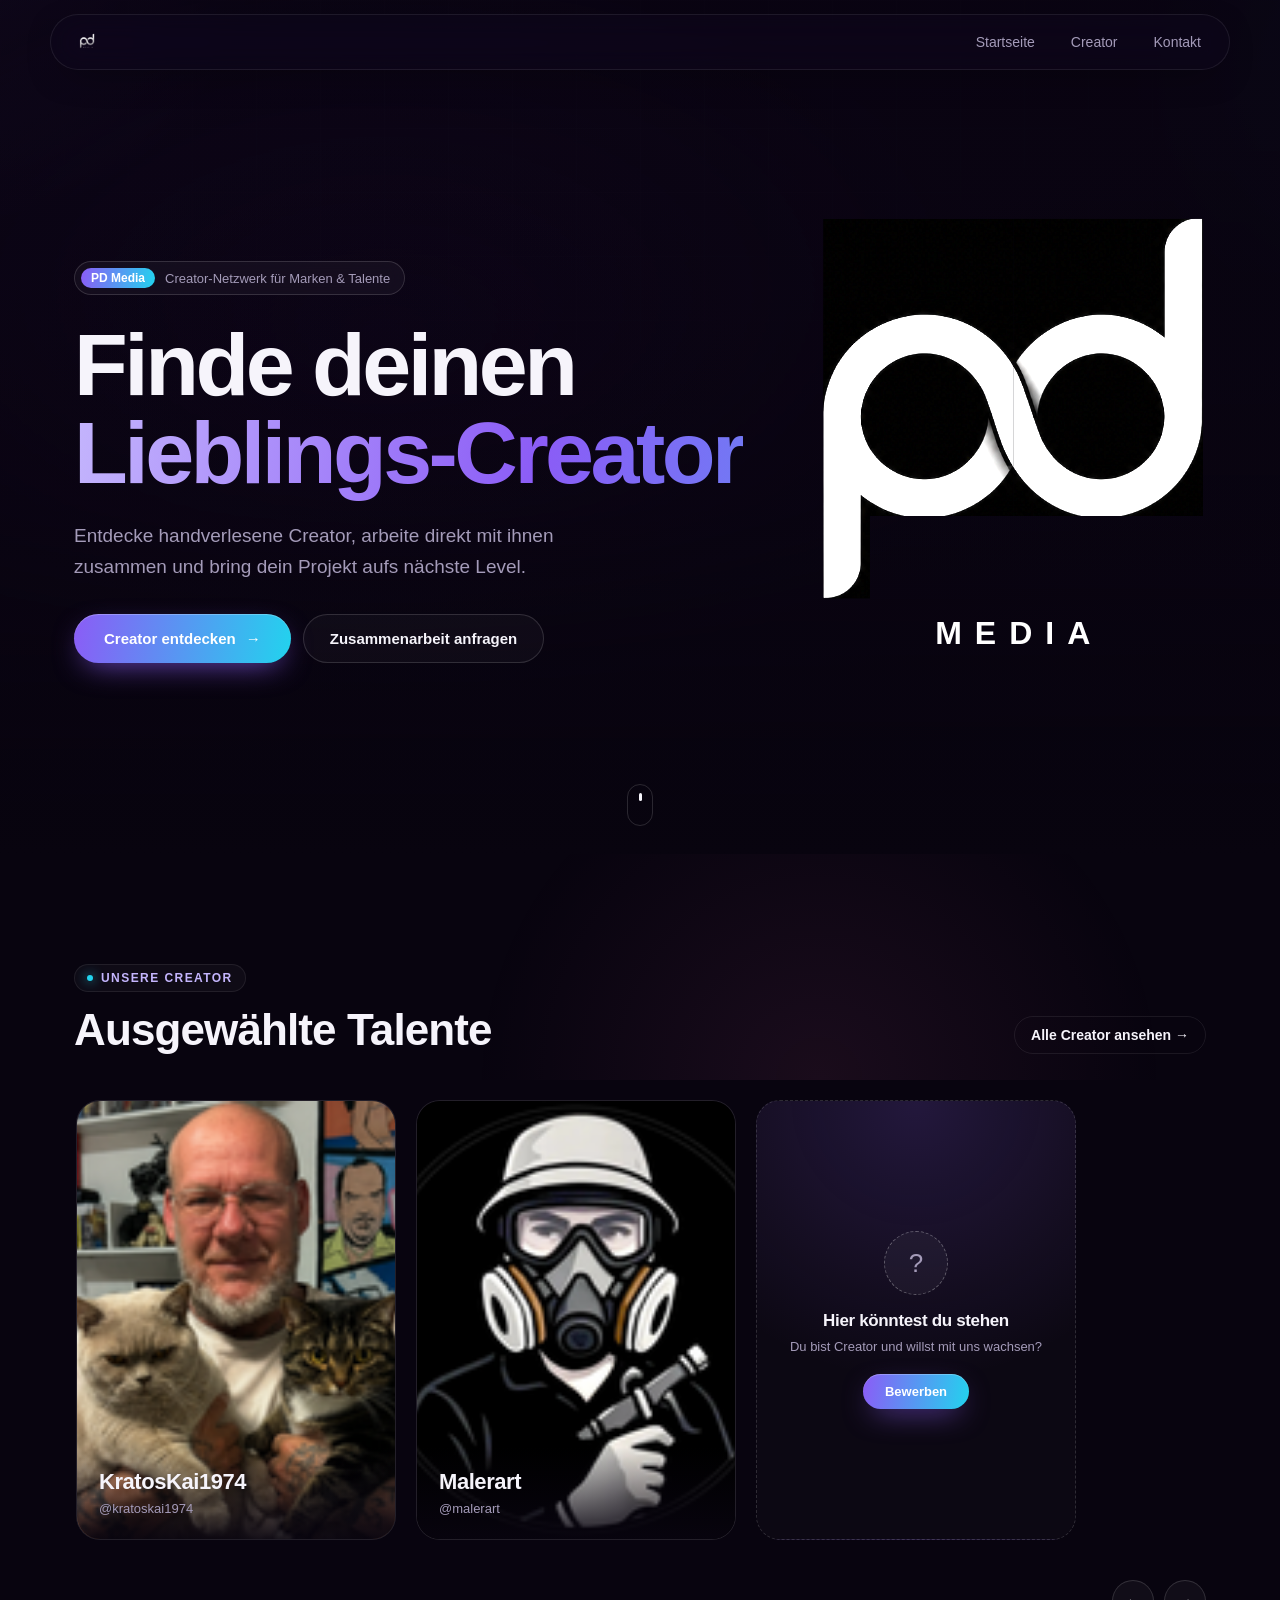
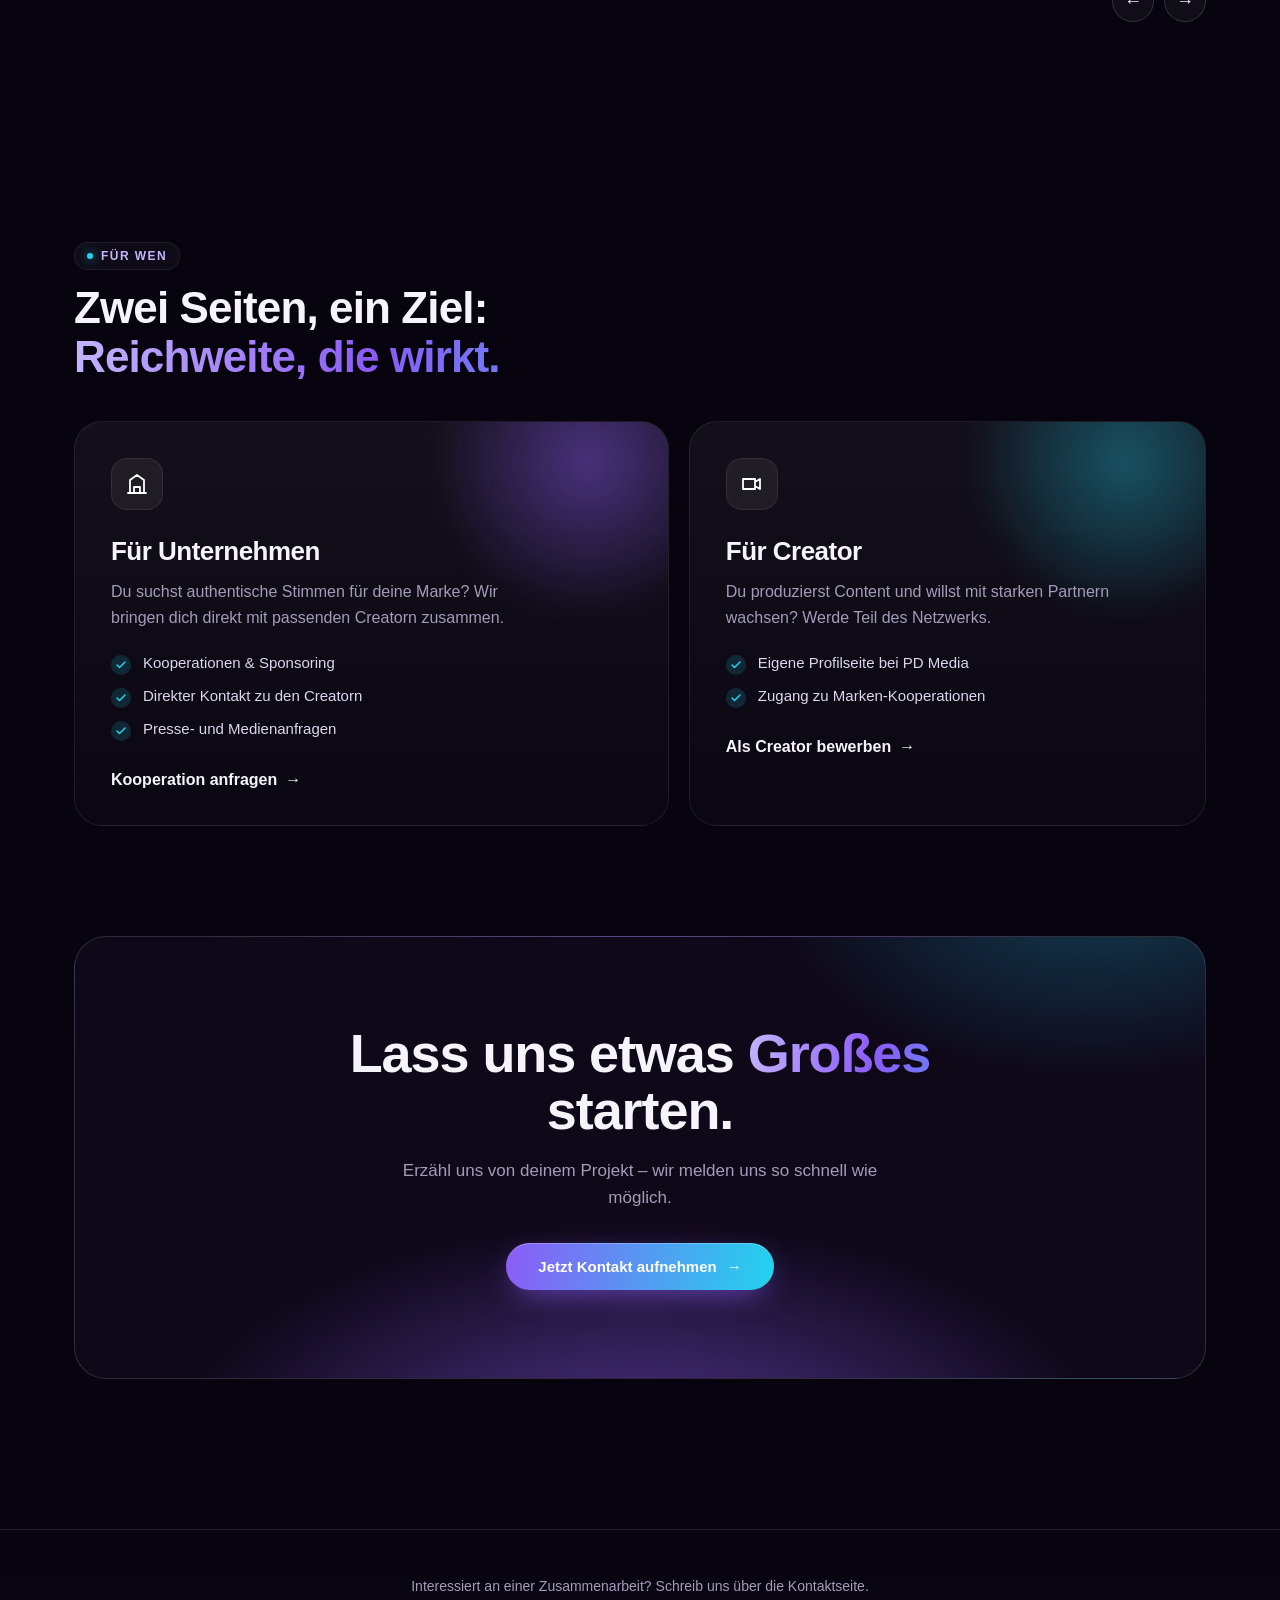
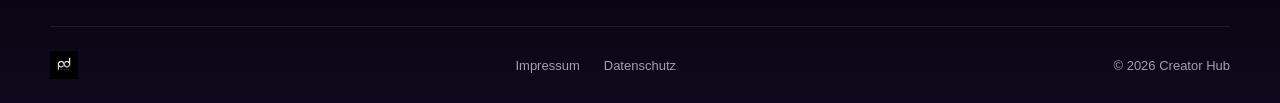
<file: index.html>
<!DOCTYPE html>
<html lang="de">
<head>
<meta charset="UTF-8">
<meta name="viewport" content="width=device-width, initial-scale=1.0">
<title>Startseite – PD Media</title>
<style>
  :root {
    --bg: #0d0616;
    --bg-alt: #150b23;
    --card: #1a1028;
    --text: #f5f3fa;
    --muted: #a99fc0;
    --accent: #7c3aed;
    --accent-2: #22d3ee;
  }
  * { box-sizing: border-box; margin: 0; padding: 0; }
  body {
    background: var(--bg);
    color: var(--text);
    font-family: 'Segoe UI', Roboto, Arial, sans-serif;
  }
  a { text-decoration: none; color: inherit; }
  ul { list-style: none; }
  img { display: block; max-width: 100%; }

  /* Header */
  header {
    position: sticky;
    top: 0;
    z-index: 100;
    background: rgba(13, 6, 22, 0.85);
    backdrop-filter: blur(8px);
    border-bottom: 1px solid rgba(255,255,255,0.06);
  }
  .nav-wrap {
    position: relative;
    max-width: 1300px;
    margin: 0 auto;
    display: flex;
    align-items: center;
    justify-content: space-between;
    padding: 16px 24px;
  }
  .logo img { height: 36px; transition: transform 0.6s ease; }
  .logo:hover img { transform: rotate(360deg); }
  nav ul { display: flex; gap: 30px; }
  nav a {
    font-size: 14px;
    font-weight: 600;
    letter-spacing: 0.3px;
    color: var(--muted);
    transition: color 0.2s;
  }
  nav a:hover { color: var(--text); }
  .socials { display: flex; gap: 14px; }
  .socials a {
    width: 34px; height: 34px;
    border-radius: 50%;
    background: rgba(255,255,255,0.06);
    display: flex; align-items: center; justify-content: center;
    font-size: 14px;
    transition: background 0.2s;
  }
  .socials a:hover { background: var(--accent); }
  .burger { display: none; font-size: 24px; background: none; border: none; color: var(--text); cursor: pointer; }

  /* Hero */
  .hero {
    position: relative;
    min-height: 640px;
    display: flex;
    align-items: center;
    overflow: hidden;
    cursor: none;
  }
  .like-cursor {
    position: fixed;
    top: 0;
    left: 0;
    width: 52px;
    height: 52px;
    border-radius: 50%;
    background: linear-gradient(135deg, var(--accent), var(--accent-2));
    display: flex;
    align-items: center;
    justify-content: center;
    font-size: 22px;
    pointer-events: none;
    z-index: 50;
    opacity: 0;
    transform: translate(-50%, -50%) scale(0.6);
    transition: opacity 0.15s, transform 0.15s;
  }
  .like-cursor.visible { opacity: 1; transform: translate(-50%, -50%) scale(1); }
  .like-cursor.pop { animation: like-pop 0.35s ease; }
  @keyframes like-pop {
    0% { transform: translate(-50%, -50%) scale(1); }
    40% { transform: translate(-50%, -50%) scale(1.4); }
    100% { transform: translate(-50%, -50%) scale(1); }
  }
  .hero img.bg {
    position: absolute;
    inset: 0;
    width: 100%; height: 100%;
    object-fit: cover;
    z-index: 0;
  }
  .hero::after {
    content: "";
    position: absolute;
    inset: 0;
    background: linear-gradient(180deg, rgba(13,6,22,0.3) 0%, rgba(13,6,22,0.95) 100%);
    z-index: 1;
  }
  .hero-content {
    position: relative;
    z-index: 2;
    max-width: 1300px;
    margin: 0 auto;
    padding: 0 24px;
  }

  /* Logo assembly animation */
  .logo-assemble {
    position: absolute;
    z-index: 2;
    top: 50%;
    right: 6%;
    width: 380px;
    height: 380px;
    transform: translateY(-54%);
    pointer-events: none;
  }
  .logo-piece {
    position: absolute;
    top: 0;
    left: 0;
    width: 380px;
    height: 380px;
    background-image: url('images/logo.png');
    background-repeat: no-repeat;
    background-size: 863px 863px;
    background-position: -242px -209px;
    filter: brightness(1.6);
  }
  .logo-piece-left {
    clip-path: polygon(0% 0%, 50% 0%, 50% 78.2%, 12.3% 78.2%, 12.3% 100%, 0% 100%);
    animation: piece-left 16s ease-in-out infinite;
  }
  .logo-piece-right {
    clip-path: inset(0% 0% 21.8% 50%);
    animation: piece-right 16s ease-in-out infinite;
  }
  @keyframes piece-left {
    0%   { transform: translate(-90px, -55px) rotate(-16deg) scale(0.8); opacity: 0.04; }
    45%  { transform: translate(0, 0) rotate(0deg) scale(1); opacity: 0.14; }
    65%  { transform: translate(0, 0) rotate(0deg) scale(1); opacity: 0.14; }
    100% { transform: translate(-90px, -55px) rotate(-16deg) scale(0.8); opacity: 0.04; }
  }
  @keyframes piece-right {
    0%   { transform: translate(90px, 55px) rotate(16deg) scale(0.8); opacity: 0.04; }
    45%  { transform: translate(0, 0) rotate(0deg) scale(1); opacity: 0.14; }
    65%  { transform: translate(0, 0) rotate(0deg) scale(1); opacity: 0.14; }
    100% { transform: translate(90px, 55px) rotate(16deg) scale(0.8); opacity: 0.04; }
  }

  .logo-media {
    position: absolute;
    top: 396px;
    left: 0;
    width: 380px;
    display: flex;
    justify-content: center;
    gap: 12px;
  }
  .logo-media span {
    font-family: Arial, sans-serif;
    font-weight: 700;
    font-size: 32px;
    letter-spacing: 1px;
    color: #ffffff;
    display: inline-block;
  }
  .lm-1 { animation: lm-fly-1 16s ease-in-out infinite; }
  .lm-2 { animation: lm-fly-2 16s ease-in-out infinite; }
  .lm-3 { animation: lm-fly-3 16s ease-in-out infinite; }
  .lm-4 { animation: lm-fly-4 16s ease-in-out infinite; }
  .lm-5 { animation: lm-fly-5 16s ease-in-out infinite; }
  @keyframes lm-fly-1 {
    0%, 100% { transform: translate(-70px, -40px) rotate(-20deg); opacity: 0.03; }
    45%, 65% { transform: translate(0,0) rotate(0deg); opacity: 0.14; }
  }
  @keyframes lm-fly-2 {
    0%, 100% { transform: translate(-40px, 40px) rotate(14deg); opacity: 0.03; }
    45%, 65% { transform: translate(0,0) rotate(0deg); opacity: 0.14; }
  }
  @keyframes lm-fly-3 {
    0%, 100% { transform: translate(0, -50px) rotate(0deg); opacity: 0.03; }
    45%, 65% { transform: translate(0,0) rotate(0deg); opacity: 0.14; }
  }
  @keyframes lm-fly-4 {
    0%, 100% { transform: translate(40px, 40px) rotate(-14deg); opacity: 0.03; }
    45%, 65% { transform: translate(0,0) rotate(0deg); opacity: 0.14; }
  }
  @keyframes lm-fly-5 {
    0%, 100% { transform: translate(70px, -40px) rotate(20deg); opacity: 0.03; }
    45%, 65% { transform: translate(0,0) rotate(0deg); opacity: 0.14; }
  }
  .hero-content h1 {
    font-size: 56px;
    font-weight: 900;
    line-height: 1.1;
    max-width: 700px;
    margin-bottom: 20px;
  }
  .hero-content h1 span {
    background: linear-gradient(90deg, var(--accent), var(--accent-2));
    -webkit-background-clip: text;
    background-clip: text;
    color: transparent;
  }
  .hero-content p {
    max-width: 520px;
    color: var(--muted);
    font-size: 17px;
    margin-bottom: 32px;
  }
  .btn-primary {
    display: inline-block;
    background: linear-gradient(90deg, var(--accent), var(--accent-2));
    color: #fff;
    padding: 15px 32px;
    border-radius: 999px;
    font-weight: 700;
    font-size: 15px;
    border: none;
    cursor: pointer;
  }

  /* Section shared */
  section.container {
    max-width: 1300px;
    margin: 0 auto;
    padding: 90px 24px;
  }
  .section-header {
    display: flex;
    align-items: flex-end;
    justify-content: space-between;
    margin-bottom: 40px;
    flex-wrap: wrap;
    gap: 16px;
  }
  .section-header .eyebrow {
    color: var(--accent-2);
    font-weight: 700;
    font-size: 13px;
    letter-spacing: 2px;
    text-transform: uppercase;
  }
  .section-header h2 { font-size: 32px; margin-top: 8px; }
  .view-all {
    font-size: 14px;
    font-weight: 700;
    color: var(--accent-2);
    display: flex;
    align-items: center;
    gap: 6px;
  }

  /* Creator showcase */
  .creator-scroll-wrap { position: relative; }
  .creator-scroll {
    display: flex;
    gap: 24px;
    overflow-x: auto;
    scroll-snap-type: x mandatory;
    padding-bottom: 10px;
  }
  .creator-scroll::-webkit-scrollbar { height: 6px; }
  .creator-scroll::-webkit-scrollbar-thumb { background: var(--accent); border-radius: 4px; }
  .creator-card {
    position: relative;
    flex: 0 0 300px;
    height: 400px;
    border-radius: 16px;
    overflow: hidden;
    scroll-snap-align: start;
    background: var(--card);
  }
  .creator-card img {
    width: 100%; height: 100%;
    object-fit: cover;
    transition: transform 0.4s;
  }
  .creator-card:hover img { transform: scale(1.05); }
  .creator-card .overlay {
    position: absolute;
    left: 0; right: 0; bottom: 0;
    padding: 20px;
    background: linear-gradient(180deg, transparent, rgba(0,0,0,0.85));
  }
  .creator-card .overlay h3 { font-size: 19px; margin-bottom: 4px; }
  .creator-card .overlay span { font-size: 13px; color: var(--muted); }
  .creator-card-apply {
    border: 1px dashed rgba(255,255,255,0.18);
    background: rgba(255,255,255,0.03);
    display: flex;
    flex-direction: column;
    align-items: center;
    justify-content: center;
    text-align: center;
    padding: 28px;
  }
  .creator-card-apply .apply-avatar {
    width: 64px;
    height: 64px;
    border-radius: 50%;
    border: 1px dashed rgba(255,255,255,0.3);
    display: flex;
    align-items: center;
    justify-content: center;
    font-size: 26px;
    color: var(--muted);
    margin-bottom: 16px;
  }
  .creator-card-apply h3 { font-size: 17px; margin-bottom: 8px; }
  .creator-card-apply p { font-size: 13px; color: var(--muted); margin-bottom: 20px; }
  .creator-card-apply .apply-btn {
    display: inline-block;
    background: linear-gradient(90deg, var(--accent), var(--accent-2));
    color: #fff;
    padding: 10px 22px;
    border-radius: 999px;
    font-size: 13px;
    font-weight: 700;
  }
  .scroll-arrows {
    display: flex;
    gap: 10px;
    margin-top: 24px;
    justify-content: center;
  }
  .scroll-arrows button {
    width: 42px; height: 42px;
    border-radius: 50%;
    border: 1px solid rgba(255,255,255,0.15);
    background: var(--card);
    color: var(--text);
    font-size: 18px;
    cursor: pointer;
  }
  .scroll-arrows button:hover { background: var(--accent); }

  /* Footer */
  footer {
    border-top: 1px solid rgba(255,255,255,0.06);
    padding: 48px 24px 24px;
  }
  .footer-inner {
    max-width: 1300px;
    margin: 0 auto;
  }
  .footer-recommend {
    text-align: center;
    color: var(--muted);
    font-size: 14px;
    margin-bottom: 32px;
  }
  .footer-bottom {
    display: flex;
    align-items: center;
    justify-content: space-between;
    flex-wrap: wrap;
    gap: 16px;
    padding-top: 24px;
    border-top: 1px solid rgba(255,255,255,0.06);
  }
  .footer-bottom img { height: 28px; }
  .footer-links { display: flex; gap: 24px; font-size: 13px; color: var(--muted); }
  .footer-copy { font-size: 13px; color: var(--muted); }

  @media (max-width: 860px) {
    nav, .socials { display: none; }
    .burger { display: block; }
    .hero-content h1 { font-size: 38px; }
    .footer-bottom { flex-direction: column; align-items: flex-start; }
    .nav-wrap.nav-open nav {
      display: block;
      position: absolute;
      top: 100%;
      left: 0;
      right: 0;
      background: var(--bg);
      border-bottom: 1px solid rgba(255,255,255,0.08);
      padding: 16px 24px;
      z-index: 200;
    }
    .nav-wrap.nav-open nav ul {
      flex-direction: column;
      gap: 18px;
    }
  }
</style>
<link rel="stylesheet" href="/assets/modern.css">
</head>
<body>

<header>
  <div class="nav-wrap">
    <a class="logo" href="#"><img src="images/logo-transparent.png" alt="Logo"></a>
    <nav>
      <ul>
        <li><a href="#">Startseite</a></li>
        <li><a href="/creator">Creator</a></li>
        <li><a href="/kontakt">Kontakt</a></li>
      </ul>
    </nav>
    <button class="burger">☰</button>
  </div>
</header>

<section class="hero" id="heroSection">
  <img class="bg" src="images/hero-bg.svg" alt="Hero Hintergrund">
  <div class="logo-assemble" aria-hidden="true">
    <div class="logo-piece logo-piece-left"></div>
    <div class="logo-piece logo-piece-right"></div>
    <div class="logo-media">
      <span class="lm-1">M</span><span class="lm-2">E</span><span class="lm-3">D</span><span class="lm-4">I</span><span class="lm-5">A</span>
    </div>
  </div>
  <div class="hero-content">
    <div class="hero-badge"><b>PD Media</b> Creator-Netzwerk für Marken &amp; Talente</div>
    <h1>Finde deinen <span>Lieblings-Creator</span></h1>
    <p>Entdecke handverlesene Creator, arbeite direkt mit ihnen zusammen und bring dein Projekt aufs nächste Level.</p>
    <div class="hero-actions">
      <a class="btn-primary" href="/creator">Creator entdecken</a>
      <a class="btn-ghost" href="/kontakt">Zusammenarbeit anfragen</a>
    </div>
  </div>
  <a class="hero-scroll" href="#creators" aria-label="Nach unten scrollen"></a>
  <div class="like-cursor" id="likeCursor">❤</div>
</section>

<section class="container" id="creators">
  <div class="section-header">
    <div>
      <div class="eyebrow">Unsere Creator</div>
      <h2>Ausgewählte Talente</h2>
    </div>
    <a class="view-all" href="/creator">Alle Creator ansehen →</a>
  </div>

  <div class="creator-scroll-wrap">
    <div class="creator-scroll" id="creatorScroll">
      <a class="creator-card" href="/kratoskai1974">
        <img src="images/creator-kratoskai1974.png" alt="KratosKai1974">
        <div class="overlay">
          <h3>KratosKai1974</h3>
          <span>@kratoskai1974</span>
        </div>
      </a>
      <a class="creator-card" href="/malerart">
        <img src="images/creator-malerart.png" alt="Malerart">
        <div class="overlay">
          <h3>Malerart</h3>
          <span>@malerart</span>
        </div>
      </a>
      <div class="creator-card creator-card-apply">
        <div class="apply-avatar">?</div>
        <h3>Hier könntest du stehen</h3>
        <p>Du bist Creator und willst mit uns wachsen?</p>
        <a class="apply-btn" href="/kontakt">Bewerben</a>
      </div>
    </div>
    <div class="scroll-arrows">
      <button id="scrollLeft">←</button>
      <button id="scrollRight">→</button>
    </div>
  </div>
</section>

<section class="container" id="fuer-wen">
  <div class="section-header">
    <div>
      <div class="eyebrow">Für wen</div>
      <h2>Zwei Seiten, ein Ziel:<br><span class="grad-text">Reichweite, die wirkt.</span></h2>
    </div>
  </div>
  <div class="audience-grid">
    <a class="audience-card" href="/kontakt">
      <div class="audience-icon"><svg viewBox="0 0 24 24" aria-hidden="true"><path d="M3 21h18M5 21V8l7-5 7 5v13M9 21v-6h6v6"/></svg></div>
      <h3>Für Unternehmen</h3>
      <p>Du suchst authentische Stimmen für deine Marke? Wir bringen dich direkt mit passenden Creatorn zusammen.</p>
      <ul class="audience-list">
        <li>Kooperationen &amp; Sponsoring</li>
        <li>Direkter Kontakt zu den Creatorn</li>
        <li>Presse- und Medienanfragen</li>
      </ul>
      <span class="link-arrow">Kooperation anfragen</span>
    </a>
    <a class="audience-card alt" href="/kontakt">
      <div class="audience-icon"><svg viewBox="0 0 24 24" aria-hidden="true"><path d="m15 10 5-3v10l-5-3M3 7h12v10H3z"/></svg></div>
      <h3>Für Creator</h3>
      <p>Du produzierst Content und willst mit starken Partnern wachsen? Werde Teil des Netzwerks.</p>
      <ul class="audience-list">
        <li>Eigene Profilseite bei PD Media</li>
        <li>Zugang zu Marken-Kooperationen</li>
      </ul>
      <span class="link-arrow">Als Creator bewerben</span>
    </a>
  </div>
</section>

<section class="container" style="padding-top:0 !important">
  <div class="cta-band">
    <h2>Lass uns etwas <span class="grad-text">Großes</span> starten.</h2>
    <p>Erzähl uns von deinem Projekt – wir melden uns so schnell wie möglich.</p>
    <a class="btn-primary" href="/kontakt">Jetzt Kontakt aufnehmen</a>
  </div>
</section>

<footer id="kontakt">
  <div class="footer-inner">
    <p class="footer-recommend">Interessiert an einer Zusammenarbeit? Schreib uns über die Kontaktseite.</p>
    <div class="footer-bottom">
      <img src="images/logo.png" alt="Logo">
      <div class="footer-links">
        <a href="/impressum">Impressum</a>
        <a href="/datenschutz">Datenschutz</a>
      </div>
      <div class="footer-copy">© 2026 Creator Hub</div>
    </div>
  </div>
</footer>

<script>
  const burgerBtn = document.querySelector('.burger');
  const navWrap = document.querySelector('.nav-wrap');
  if (burgerBtn && navWrap) {
    burgerBtn.addEventListener('click', () => {
      const isOpen = navWrap.classList.toggle('nav-open');
      burgerBtn.textContent = isOpen ? '✕' : '☰';
    });
    navWrap.querySelectorAll('nav a').forEach((link) => {
      link.addEventListener('click', () => {
        navWrap.classList.remove('nav-open');
        burgerBtn.textContent = '☰';
      });
    });
  }

  const scroll = document.getElementById('creatorScroll');
  document.getElementById('scrollLeft').addEventListener('click', () => {
    scroll.scrollBy({ left: -320, behavior: 'smooth' });
  });
  document.getElementById('scrollRight').addEventListener('click', () => {
    scroll.scrollBy({ left: 320, behavior: 'smooth' });
  });

  const heroSection = document.getElementById('heroSection');
  const likeCursor = document.getElementById('likeCursor');
  const likeIcons = ['👍', '+', '❤'];
  let likeIconIndex = 0;

  heroSection.addEventListener('mousemove', (e) => {
    likeCursor.style.left = e.clientX + 'px';
    likeCursor.style.top = e.clientY + 'px';
    likeCursor.classList.add('visible');
  });
  heroSection.addEventListener('mouseleave', () => {
    likeCursor.classList.remove('visible');
  });
  heroSection.addEventListener('click', () => {
    likeIconIndex = (likeIconIndex + 1) % likeIcons.length;
    likeCursor.textContent = likeIcons[likeIconIndex];
    likeCursor.classList.remove('pop');
    void likeCursor.offsetWidth;
    likeCursor.classList.add('pop');
  });
</script>

<script src="/assets/modern.js" defer></script>
</body>
</html>
</file>
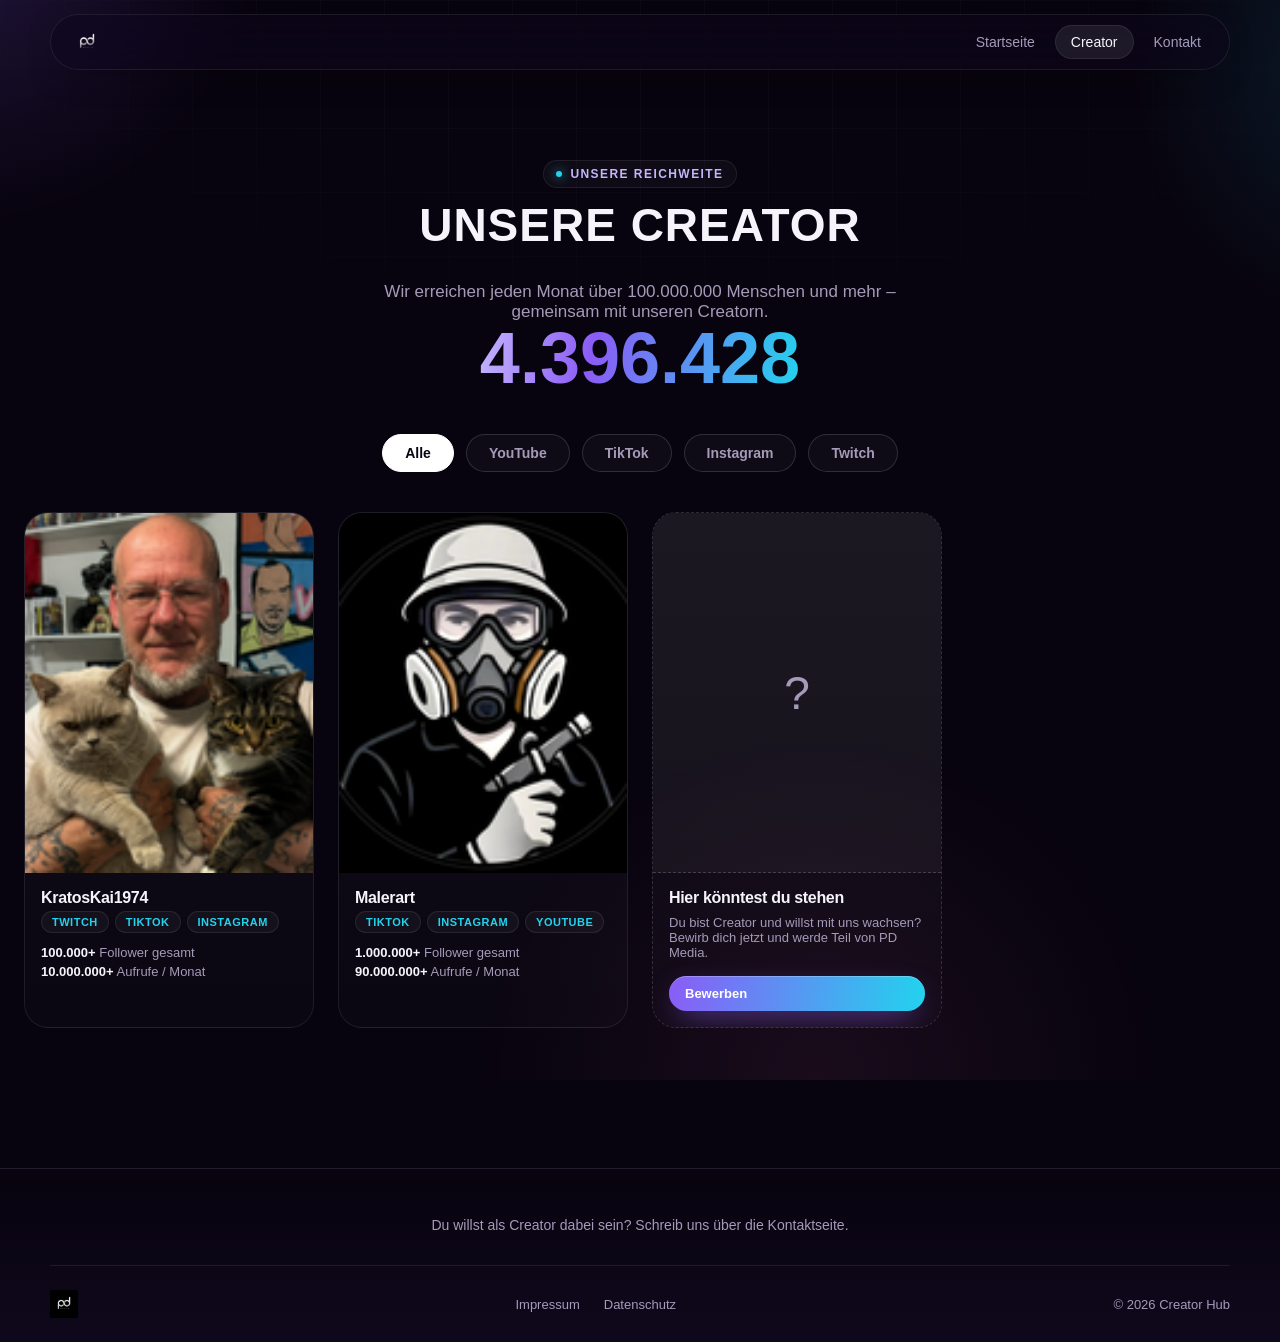
<file: creator.html>
<!DOCTYPE html>
<html lang="de">
<head>
<meta charset="UTF-8">
<meta name="viewport" content="width=device-width, initial-scale=1.0">
<title>Creator – PD Media</title>
<style>
  :root {
    --bg: #0d0616;
    --bg-alt: #150b23;
    --card: #1a1028;
    --text: #f5f3fa;
    --muted: #a99fc0;
    --accent: #7c3aed;
    --accent-2: #22d3ee;
  }
  * { box-sizing: border-box; margin: 0; padding: 0; }
  body {
    background: var(--bg);
    color: var(--text);
    font-family: 'Segoe UI', Roboto, Arial, sans-serif;
  }
  a { text-decoration: none; color: inherit; }
  ul { list-style: none; }
  img { display: block; max-width: 100%; }

  /* Header */
  header {
    position: sticky;
    top: 0;
    z-index: 100;
    background: rgba(13, 6, 22, 0.85);
    backdrop-filter: blur(8px);
    border-bottom: 1px solid rgba(255,255,255,0.06);
  }
  .nav-wrap {
    position: relative;
    max-width: 1300px;
    margin: 0 auto;
    display: flex;
    align-items: center;
    justify-content: space-between;
    padding: 16px 24px;
  }
  .logo img { height: 36px; transition: transform 0.6s ease; }
  .logo:hover img { transform: rotate(360deg); }
  nav ul { display: flex; gap: 30px; }
  nav a {
    font-size: 14px;
    font-weight: 600;
    letter-spacing: 0.3px;
    color: var(--muted);
    transition: color 0.2s;
  }
  nav a:hover, nav a.active { color: var(--text); }
  .burger { display: none; font-size: 24px; background: none; border: none; color: var(--text); cursor: pointer; }

  /* Stats section */
  .stats-section {
    max-width: 1000px;
    margin: 0 auto;
    padding: 90px 24px 40px;
    text-align: center;
  }
  .stats-section .eyebrow {
    color: var(--accent-2);
    font-weight: 700;
    font-size: 13px;
    letter-spacing: 3px;
    text-transform: uppercase;
  }
  .stats-section h1 {
    font-size: 46px;
    font-weight: 900;
    margin: 10px 0 30px;
    letter-spacing: 1px;
  }
  .counter-wrap {
    position: relative;
    display: inline-block;
    user-select: none;
  }
  .counter {
    font-size: 72px;
    font-weight: 900;
    background: linear-gradient(90deg, var(--accent), var(--accent-2));
    -webkit-background-clip: text;
    background-clip: text;
    color: transparent;
    line-height: 1;
  }
  .stats-section p.subtext {
    max-width: 560px;
    margin: 24px auto 0;
    color: var(--muted);
    font-size: 17px;
  }
  .float-layer {
    position: absolute;
    inset: -20px -40px auto -40px;
    height: 0;
    overflow: visible;
    pointer-events: none;
  }
  .float-icon {
    position: absolute;
    bottom: 0;
    font-size: 22px;
    opacity: 0;
    animation: float-up 1.6s ease-out forwards;
  }
  @keyframes float-up {
    0% { opacity: 0; transform: translateY(0) scale(0.6); }
    15% { opacity: 1; }
    100% { opacity: 0; transform: translateY(-140px) scale(1.1); }
  }

  /* Filter bar */
  .filter-bar {
    max-width: 1300px;
    margin: 0 auto;
    padding: 0 24px 40px;
    display: flex;
    gap: 12px;
    justify-content: center;
    flex-wrap: wrap;
  }
  .filter-btn {
    padding: 10px 22px;
    border-radius: 999px;
    background: var(--card);
    border: 1px solid rgba(255,255,255,0.08);
    color: var(--muted);
    font-size: 14px;
    font-weight: 600;
    cursor: pointer;
    transition: background 0.2s, color 0.2s, border-color 0.2s;
  }
  .filter-btn:hover { color: var(--text); }
  .filter-btn.active {
    background: linear-gradient(90deg, var(--accent), var(--accent-2));
    color: #fff;
    border-color: transparent;
  }

  /* Creator grid */
  .creator-grid-section {
    max-width: 1300px;
    margin: 0 auto;
    padding: 0 24px 100px;
  }
  .creator-grid {
    display: grid;
    grid-template-columns: repeat(4, 1fr);
    gap: 24px;
  }
  .creator-tile {
    background: var(--card);
    border-radius: 14px;
    overflow: hidden;
    transition: transform 0.2s, box-shadow 0.2s, opacity 0.25s;
  }
  .creator-tile:hover { transform: translateY(-4px); box-shadow: 0 12px 26px rgba(0,0,0,0.3); }
  .creator-tile.hidden-tile { display: none; }
  .creator-tile img { width: 100%; aspect-ratio: 4 / 5; object-fit: cover; }
  .creator-tile-body { padding: 16px; }
  .creator-tile-body h3 { font-size: 16px; margin-bottom: 4px; }
  .creator-tile-body .handle { font-size: 13px; color: var(--muted); margin-bottom: 10px; }
  .platform-tags {
    display: flex;
    flex-wrap: wrap;
    gap: 6px;
    margin-bottom: 12px;
  }
  .platform-tag {
    font-size: 11px;
    font-weight: 700;
    padding: 4px 10px;
    border-radius: 20px;
    background: rgba(124,58,237,0.18);
    color: var(--accent-2);
    text-transform: uppercase;
    letter-spacing: 0.5px;
  }
  .tile-stats {
    display: flex;
    flex-direction: column;
    gap: 4px;
  }
  .tile-stats .stat {
    font-size: 13px;
    color: var(--muted);
  }
  .tile-stats .stat strong {
    color: var(--text);
    font-weight: 800;
  }

  /* Apply / "be a creator" tile */
  .creator-tile-apply {
    display: flex;
    flex-direction: column;
    border: 1px dashed rgba(255,255,255,0.18);
    background: transparent;
  }
  .apply-avatar {
    width: 100%;
    aspect-ratio: 4 / 5;
    display: flex;
    align-items: center;
    justify-content: center;
    font-size: 46px;
    color: var(--muted);
    background: rgba(255,255,255,0.03);
    border-bottom: 1px dashed rgba(255,255,255,0.18);
  }
  .creator-tile-apply .creator-tile-body {
    display: flex;
    flex-direction: column;
    flex: 1;
  }
  .creator-tile-apply h3 { font-size: 16px; margin-bottom: 8px; }
  .apply-text {
    font-size: 13px;
    color: var(--muted);
    margin-bottom: 16px;
    flex: 1;
  }
  .apply-btn {
    display: inline-block;
    text-align: center;
    background: linear-gradient(90deg, var(--accent), var(--accent-2));
    color: #fff;
    padding: 10px 16px;
    border-radius: 8px;
    font-size: 13px;
    font-weight: 700;
  }

  /* Footer */
  footer {
    border-top: 1px solid rgba(255,255,255,0.06);
    padding: 48px 24px 24px;
  }
  .footer-inner { max-width: 1300px; margin: 0 auto; }
  .footer-recommend { text-align: center; color: var(--muted); font-size: 14px; margin-bottom: 32px; }
  .footer-bottom {
    display: flex;
    align-items: center;
    justify-content: space-between;
    flex-wrap: wrap;
    gap: 16px;
    padding-top: 24px;
    border-top: 1px solid rgba(255,255,255,0.06);
  }
  .footer-bottom img { height: 28px; }
  .footer-links { display: flex; gap: 24px; font-size: 13px; color: var(--muted); }
  .footer-copy { font-size: 13px; color: var(--muted); }

  @media (max-width: 1000px) {
    .creator-grid { grid-template-columns: repeat(2, 1fr); }
  }
  @media (max-width: 860px) {
    nav { display: none; }
    .burger { display: block; }
    .stats-section h1 { font-size: 30px; }
    .counter { font-size: 46px; }
    .footer-bottom { flex-direction: column; align-items: flex-start; }
    .nav-wrap.nav-open nav {
      display: block;
      position: absolute;
      top: 100%;
      left: 0;
      right: 0;
      background: var(--bg);
      border-bottom: 1px solid rgba(255,255,255,0.08);
      padding: 16px 24px;
      z-index: 200;
    }
    .nav-wrap.nav-open nav ul {
      flex-direction: column;
      gap: 18px;
    }
  }
</style>
<link rel="stylesheet" href="/assets/modern.css">
</head>
<body>

<header>
  <div class="nav-wrap">
    <a class="logo" href="/"><img src="images/logo-transparent.png" alt="Logo"></a>
    <nav>
      <ul>
        <li><a href="/">Startseite</a></li>
        <li><a href="/creator" class="active">Creator</a></li>
        <li><a href="/kontakt">Kontakt</a></li>
      </ul>
    </nav>
    <button class="burger">☰</button>
  </div>
</header>

<section class="stats-section">
  <div class="eyebrow">Unsere Reichweite</div>
  <h1>UNSERE CREATOR</h1>

  <p class="subtext">Wir erreichen jeden Monat über 100.000.000 Menschen und mehr – gemeinsam mit unseren Creatorn.</p>

  <div class="counter-wrap" id="counterWrap">
    <div class="float-layer" id="floatLayer"></div>
    <div class="counter" id="counter">0</div>
  </div>
</section>

<div class="filter-bar" id="filterBar">
  <button class="filter-btn active" data-platform="all">Alle</button>
  <button class="filter-btn" data-platform="youtube">YouTube</button>
  <button class="filter-btn" data-platform="tiktok">TikTok</button>
  <button class="filter-btn" data-platform="instagram">Instagram</button>
  <button class="filter-btn" data-platform="twitch">Twitch</button>
</div>

<section class="creator-grid-section">
  <div class="creator-grid" id="creatorGrid">
    <a class="creator-tile" href="/kratoskai1974" data-platform="twitch tiktok instagram">
      <img src="images/creator-kratoskai1974.png" alt="KratosKai1974">
      <div class="creator-tile-body">
        <h3>KratosKai1974</h3>
        <div class="platform-tags">
          <span class="platform-tag">Twitch</span>
          <span class="platform-tag">TikTok</span>
          <span class="platform-tag">Instagram</span>
        </div>
        <div class="tile-stats">
          <div class="stat"><strong>100.000+</strong> Follower gesamt</div>
          <div class="stat"><strong>10.000.000+</strong> Aufrufe / Monat</div>
        </div>
      </div>
    </a>
    <a class="creator-tile" href="/malerart" data-platform="tiktok instagram youtube">
      <img src="images/creator-malerart.png" alt="Malerart">
      <div class="creator-tile-body">
        <h3>Malerart</h3>
        <div class="platform-tags">
          <span class="platform-tag">TikTok</span>
          <span class="platform-tag">Instagram</span>
          <span class="platform-tag">YouTube</span>
        </div>
        <div class="tile-stats">
          <div class="stat"><strong>1.000.000+</strong> Follower gesamt</div>
          <div class="stat"><strong>90.000.000+</strong> Aufrufe / Monat</div>
        </div>
      </div>
    </a>
    <div class="creator-tile creator-tile-apply">
      <div class="apply-avatar">?</div>
      <div class="creator-tile-body">
        <h3>Hier könntest du stehen</h3>
        <p class="apply-text">Du bist Creator und willst mit uns wachsen? Bewirb dich jetzt und werde Teil von PD Media.</p>
        <a class="apply-btn" href="/kontakt">Bewerben</a>
      </div>
    </div>
  </div>
</section>

<footer>
  <div class="footer-inner">
    <p class="footer-recommend">Du willst als Creator dabei sein? Schreib uns über die Kontaktseite.</p>
    <div class="footer-bottom">
      <img src="images/logo.png" alt="Logo">
      <div class="footer-links">
        <a href="/impressum">Impressum</a>
        <a href="/datenschutz">Datenschutz</a>
      </div>
      <div class="footer-copy">© 2026 Creator Hub</div>
    </div>
  </div>
</footer>

<script>
  const burgerBtn = document.querySelector('.burger');
  const navWrap = document.querySelector('.nav-wrap');
  if (burgerBtn && navWrap) {
    burgerBtn.addEventListener('click', () => {
      const isOpen = navWrap.classList.toggle('nav-open');
      burgerBtn.textContent = isOpen ? '✕' : '☰';
    });
    navWrap.querySelectorAll('nav a').forEach((link) => {
      link.addEventListener('click', () => {
        navWrap.classList.remove('nav-open');
        burgerBtn.textContent = '☰';
      });
    });
  }

  const counter = document.getElementById('counter');
  const counterWrap = document.getElementById('counterWrap');
  const floatLayer = document.getElementById('floatLayer');
  const target = 100000000;
  const duration = 2400;
  const floatIcons = ['👍', '❤', '+'];
  function formatNumber(n) {
    return Math.round(n).toLocaleString('de-DE');
  }

  function spawnFloatIcon() {
    const icon = document.createElement('span');
    icon.className = 'float-icon';
    icon.textContent = floatIcons[Math.floor(Math.random() * floatIcons.length)];
    icon.style.left = (40 + Math.random() * 20) + '%';
    floatLayer.appendChild(icon);
    setTimeout(() => icon.remove(), 1700);
  }

  function runCounter() {
    counter.textContent = '0';
    setInterval(spawnFloatIcon, 900);

    // Nähert sich dem Ziel immer weiter an, wird dabei aber stetig langsamer
    // und erreicht die Zahl praktisch nie sichtbar.
    const start = performance.now();
    const tau = 25000; // Zeitkonstante in ms: je größer, desto langsamer die Annäherung
    function tick(now) {
      const elapsed = now - start;
      const value = target * (1 - Math.exp(-elapsed / tau));
      counter.textContent = formatNumber(value);
      requestAnimationFrame(tick);
    }
    requestAnimationFrame(tick);
  }

  window.addEventListener('load', runCounter);

  const filterBar = document.getElementById('filterBar');
  const tiles = document.querySelectorAll('.creator-tile');
  filterBar.addEventListener('click', (e) => {
    const btn = e.target.closest('.filter-btn');
    if (!btn) return;
    filterBar.querySelectorAll('.filter-btn').forEach(b => b.classList.remove('active'));
    btn.classList.add('active');
    const platform = btn.dataset.platform;
    tiles.forEach(tile => {
      const tilePlatforms = (tile.dataset.platform || '').split(' ');
      const show = platform === 'all' || !tile.dataset.platform || tilePlatforms.includes(platform);
      tile.classList.toggle('hidden-tile', !show);
    });
  });
</script>

<script src="/assets/modern.js" defer></script>
</body>
</html>
</file>
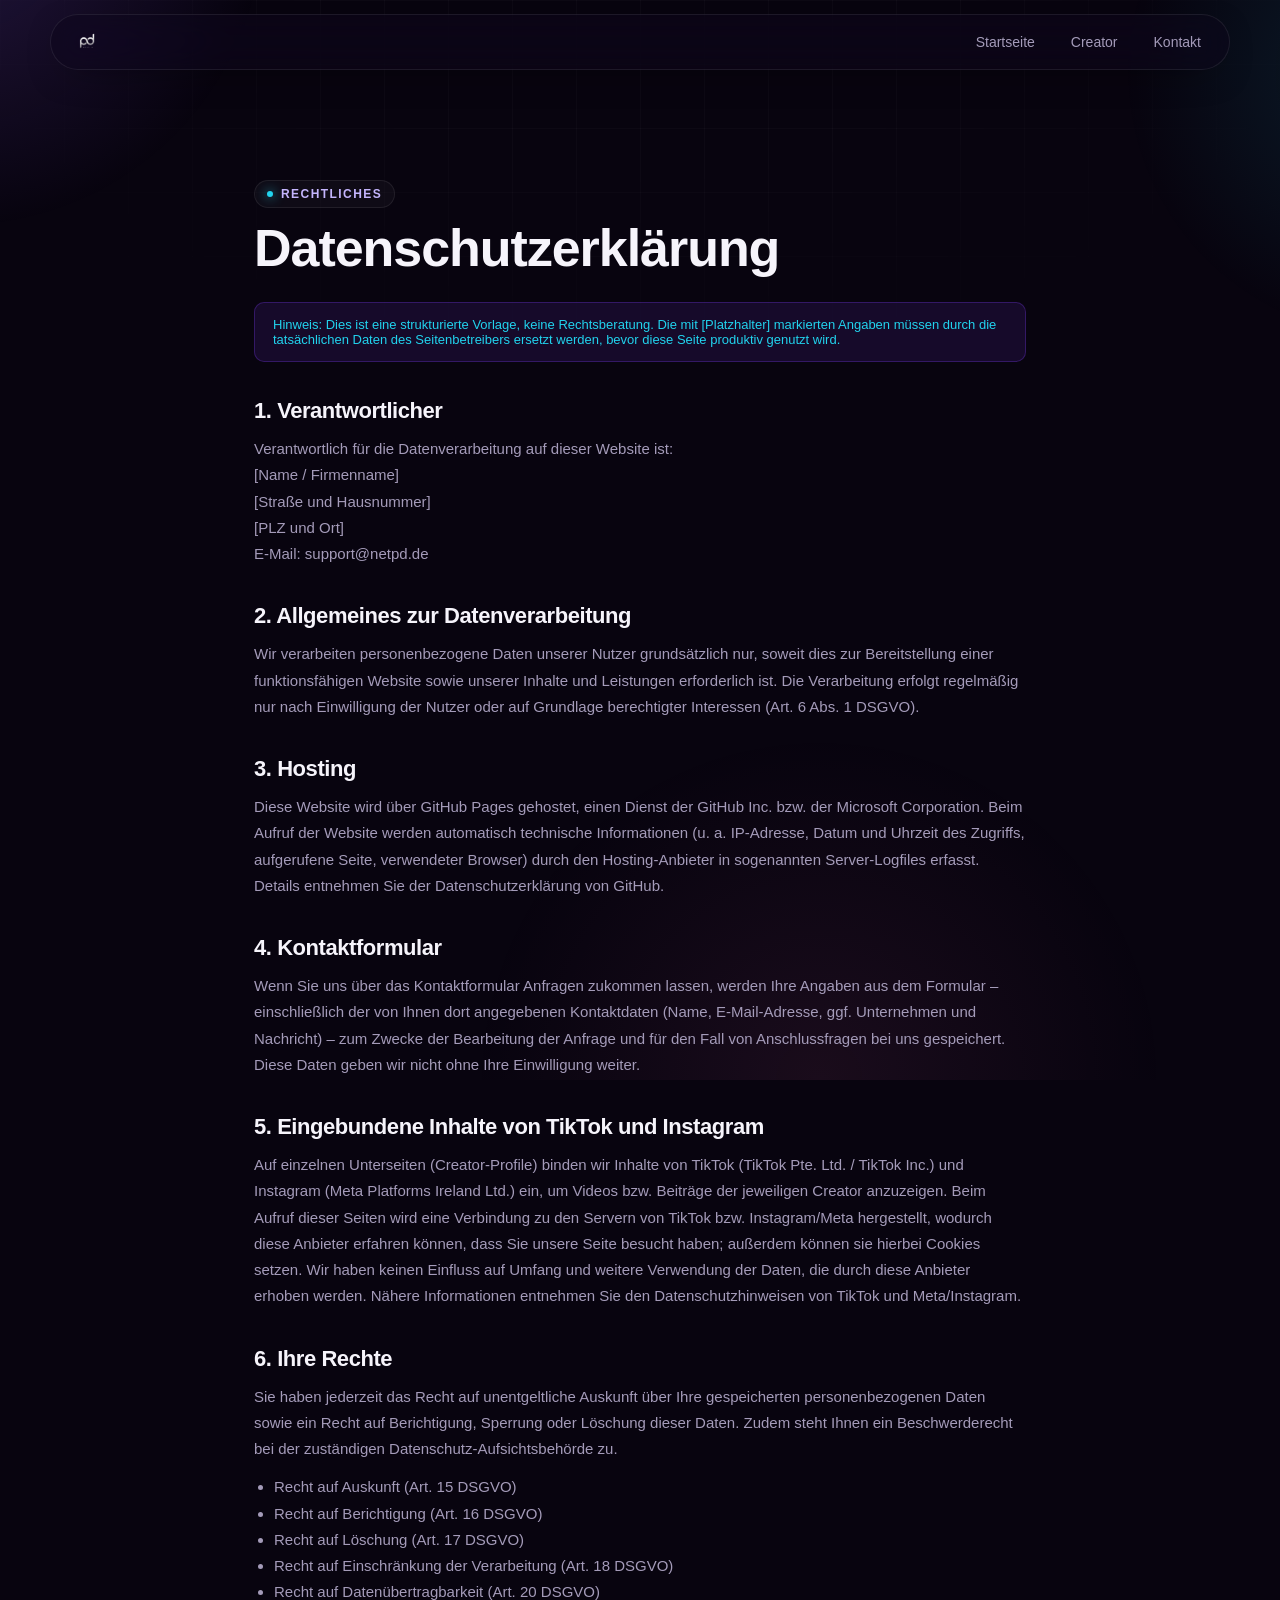
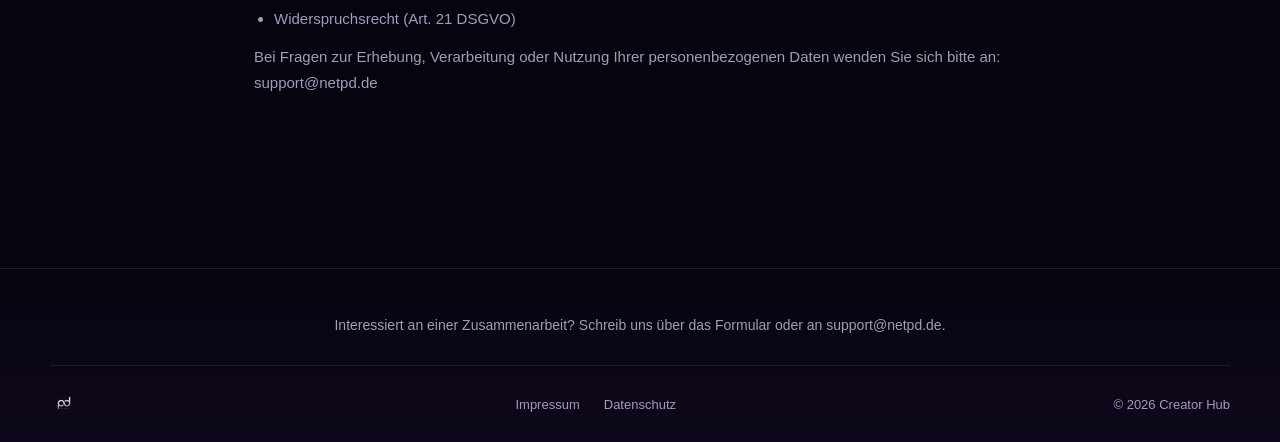
<file: datenschutz.html>
<!DOCTYPE html>
<html lang="de">
<head>
<meta charset="UTF-8">
<meta name="viewport" content="width=device-width, initial-scale=1.0">
<title>Datenschutz – PD Media</title>
<style>
  :root {
    --bg: #0d0616;
    --card: #1a1028;
    --text: #f5f3fa;
    --muted: #a99fc0;
    --accent: #7c3aed;
    --accent-2: #22d3ee;
  }
  * { box-sizing: border-box; margin: 0; padding: 0; }
  body {
    background: var(--bg);
    color: var(--text);
    font-family: 'Segoe UI', Roboto, Arial, sans-serif;
  }
  a { text-decoration: none; color: inherit; }
  ul { list-style: none; }
  img { display: block; max-width: 100%; }

  header {
    position: sticky;
    top: 0;
    z-index: 100;
    background: rgba(13, 6, 22, 0.85);
    backdrop-filter: blur(8px);
    border-bottom: 1px solid rgba(255,255,255,0.06);
  }
  .nav-wrap {
    position: relative;
    max-width: 1300px;
    margin: 0 auto;
    display: flex;
    align-items: center;
    justify-content: space-between;
    padding: 16px 24px;
  }
  .logo img { height: 36px; transition: transform 0.6s ease; }
  .logo:hover img { transform: rotate(360deg); }
  nav ul { display: flex; gap: 30px; }
  nav a {
    font-size: 14px;
    font-weight: 600;
    letter-spacing: 0.3px;
    color: var(--muted);
    transition: color 0.2s;
  }
  nav a:hover { color: var(--text); }
  .burger { display: none; font-size: 24px; background: none; border: none; color: var(--text); cursor: pointer; }

  .legal-content {
    max-width: 820px;
    margin: 0 auto;
    padding: 90px 24px 120px;
  }
  .legal-content .eyebrow {
    color: var(--accent-2);
    font-weight: 700;
    font-size: 13px;
    letter-spacing: 2px;
    text-transform: uppercase;
  }
  .legal-content h1 { font-size: 38px; margin: 10px 0 24px; }
  .legal-content h2 { font-size: 20px; margin: 36px 0 12px; color: var(--text); }
  .legal-content h3 { font-size: 16px; margin: 20px 0 8px; color: var(--text); }
  .legal-content p { color: var(--muted); font-size: 15px; line-height: 1.7; margin-bottom: 12px; }
  .legal-content ul { color: var(--muted); font-size: 15px; line-height: 1.7; margin: 0 0 12px 20px; list-style: disc; }
  .legal-content .placeholder-note {
    background: rgba(124,58,237,0.12);
    border: 1px solid rgba(124,58,237,0.3);
    border-radius: 10px;
    padding: 14px 18px;
    color: var(--accent-2);
    font-size: 13px;
    margin-bottom: 32px;
  }
  .legal-content strong { color: var(--text); }

  footer {
    border-top: 1px solid rgba(255,255,255,0.06);
    padding: 48px 24px 24px;
  }
  .footer-inner { max-width: 1300px; margin: 0 auto; }
  .footer-recommend { text-align: center; color: var(--muted); font-size: 14px; margin-bottom: 32px; }
  .footer-bottom {
    display: flex;
    align-items: center;
    justify-content: space-between;
    flex-wrap: wrap;
    gap: 16px;
    padding-top: 24px;
    border-top: 1px solid rgba(255,255,255,0.06);
  }
  .footer-bottom img { height: 28px; }
  .footer-links { display: flex; gap: 24px; font-size: 13px; color: var(--muted); }
  .footer-copy { font-size: 13px; color: var(--muted); }

  @media (max-width: 860px) {
    nav { display: none; }
    .burger { display: block; }
    .legal-content h1 { font-size: 28px; }
    .footer-bottom { flex-direction: column; align-items: flex-start; }
    .nav-wrap.nav-open nav {
      display: block;
      position: absolute;
      top: 100%;
      left: 0;
      right: 0;
      background: var(--bg);
      border-bottom: 1px solid rgba(255,255,255,0.08);
      padding: 16px 24px;
      z-index: 200;
    }
    .nav-wrap.nav-open nav ul {
      flex-direction: column;
      gap: 18px;
    }
  }
</style>
<link rel="stylesheet" href="/assets/modern.css">
</head>
<body>

<header>
  <div class="nav-wrap">
    <a class="logo" href="/"><img src="images/logo-transparent.png" alt="Logo"></a>
    <nav>
      <ul>
        <li><a href="/">Startseite</a></li>
        <li><a href="/creator">Creator</a></li>
        <li><a href="/kontakt">Kontakt</a></li>
      </ul>
    </nav>
    <button class="burger">☰</button>
  </div>
</header>

<section class="legal-content">
  <div class="eyebrow">Rechtliches</div>
  <h1>Datenschutzerklärung</h1>

  <div class="placeholder-note">
    Hinweis: Dies ist eine strukturierte Vorlage, keine Rechtsberatung. Die mit [Platzhalter] markierten Angaben müssen durch die tatsächlichen Daten des Seitenbetreibers ersetzt werden, bevor diese Seite produktiv genutzt wird.
  </div>

  <h2>1. Verantwortlicher</h2>
  <p>
    Verantwortlich für die Datenverarbeitung auf dieser Website ist:<br>
    [Name / Firmenname]<br>
    [Straße und Hausnummer]<br>
    [PLZ und Ort]<br>
    E-Mail: support@netpd.de
  </p>

  <h2>2. Allgemeines zur Datenverarbeitung</h2>
  <p>Wir verarbeiten personenbezogene Daten unserer Nutzer grundsätzlich nur, soweit dies zur Bereitstellung einer funktionsfähigen Website sowie unserer Inhalte und Leistungen erforderlich ist. Die Verarbeitung erfolgt regelmäßig nur nach Einwilligung der Nutzer oder auf Grundlage berechtigter Interessen (Art. 6 Abs. 1 DSGVO).</p>

  <h2>3. Hosting</h2>
  <p>Diese Website wird über GitHub Pages gehostet, einen Dienst der GitHub Inc. bzw. der Microsoft Corporation. Beim Aufruf der Website werden automatisch technische Informationen (u. a. IP-Adresse, Datum und Uhrzeit des Zugriffs, aufgerufene Seite, verwendeter Browser) durch den Hosting-Anbieter in sogenannten Server-Logfiles erfasst. Details entnehmen Sie der Datenschutzerklärung von GitHub.</p>

  <h2>4. Kontaktformular</h2>
  <p>Wenn Sie uns über das Kontaktformular Anfragen zukommen lassen, werden Ihre Angaben aus dem Formular – einschließlich der von Ihnen dort angegebenen Kontaktdaten (Name, E-Mail-Adresse, ggf. Unternehmen und Nachricht) – zum Zwecke der Bearbeitung der Anfrage und für den Fall von Anschlussfragen bei uns gespeichert. Diese Daten geben wir nicht ohne Ihre Einwilligung weiter.</p>

  <h2>5. Eingebundene Inhalte von TikTok und Instagram</h2>
  <p>Auf einzelnen Unterseiten (Creator-Profile) binden wir Inhalte von TikTok (TikTok Pte. Ltd. / TikTok Inc.) und Instagram (Meta Platforms Ireland Ltd.) ein, um Videos bzw. Beiträge der jeweiligen Creator anzuzeigen. Beim Aufruf dieser Seiten wird eine Verbindung zu den Servern von TikTok bzw. Instagram/Meta hergestellt, wodurch diese Anbieter erfahren können, dass Sie unsere Seite besucht haben; außerdem können sie hierbei Cookies setzen. Wir haben keinen Einfluss auf Umfang und weitere Verwendung der Daten, die durch diese Anbieter erhoben werden. Nähere Informationen entnehmen Sie den Datenschutzhinweisen von TikTok und Meta/Instagram.</p>

  <h2>6. Ihre Rechte</h2>
  <p>Sie haben jederzeit das Recht auf unentgeltliche Auskunft über Ihre gespeicherten personenbezogenen Daten sowie ein Recht auf Berichtigung, Sperrung oder Löschung dieser Daten. Zudem steht Ihnen ein Beschwerderecht bei der zuständigen Datenschutz-Aufsichtsbehörde zu.</p>
  <ul>
    <li>Recht auf Auskunft (Art. 15 DSGVO)</li>
    <li>Recht auf Berichtigung (Art. 16 DSGVO)</li>
    <li>Recht auf Löschung (Art. 17 DSGVO)</li>
    <li>Recht auf Einschränkung der Verarbeitung (Art. 18 DSGVO)</li>
    <li>Recht auf Datenübertragbarkeit (Art. 20 DSGVO)</li>
    <li>Widerspruchsrecht (Art. 21 DSGVO)</li>
  </ul>
  <p>Bei Fragen zur Erhebung, Verarbeitung oder Nutzung Ihrer personenbezogenen Daten wenden Sie sich bitte an: support@netpd.de</p>
</section>

<footer>
  <div class="footer-inner">
    <p class="footer-recommend">Interessiert an einer Zusammenarbeit? Schreib uns über das Formular oder an support@netpd.de.</p>
    <div class="footer-bottom">
      <img src="images/logo-transparent.png" alt="Logo">
      <div class="footer-links">
        <a href="/impressum">Impressum</a>
        <a href="/datenschutz">Datenschutz</a>
      </div>
      <div class="footer-copy">© 2026 Creator Hub</div>
    </div>
  </div>
</footer>

<script>
  const burgerBtn = document.querySelector('.burger');
  const navWrap = document.querySelector('.nav-wrap');
  if (burgerBtn && navWrap) {
    burgerBtn.addEventListener('click', () => {
      const isOpen = navWrap.classList.toggle('nav-open');
      burgerBtn.textContent = isOpen ? '✕' : '☰';
    });
    navWrap.querySelectorAll('nav a').forEach((link) => {
      link.addEventListener('click', () => {
        navWrap.classList.remove('nav-open');
        burgerBtn.textContent = '☰';
      });
    });
  }
</script>

<script src="/assets/modern.js" defer></script>
</body>
</html>
</file>
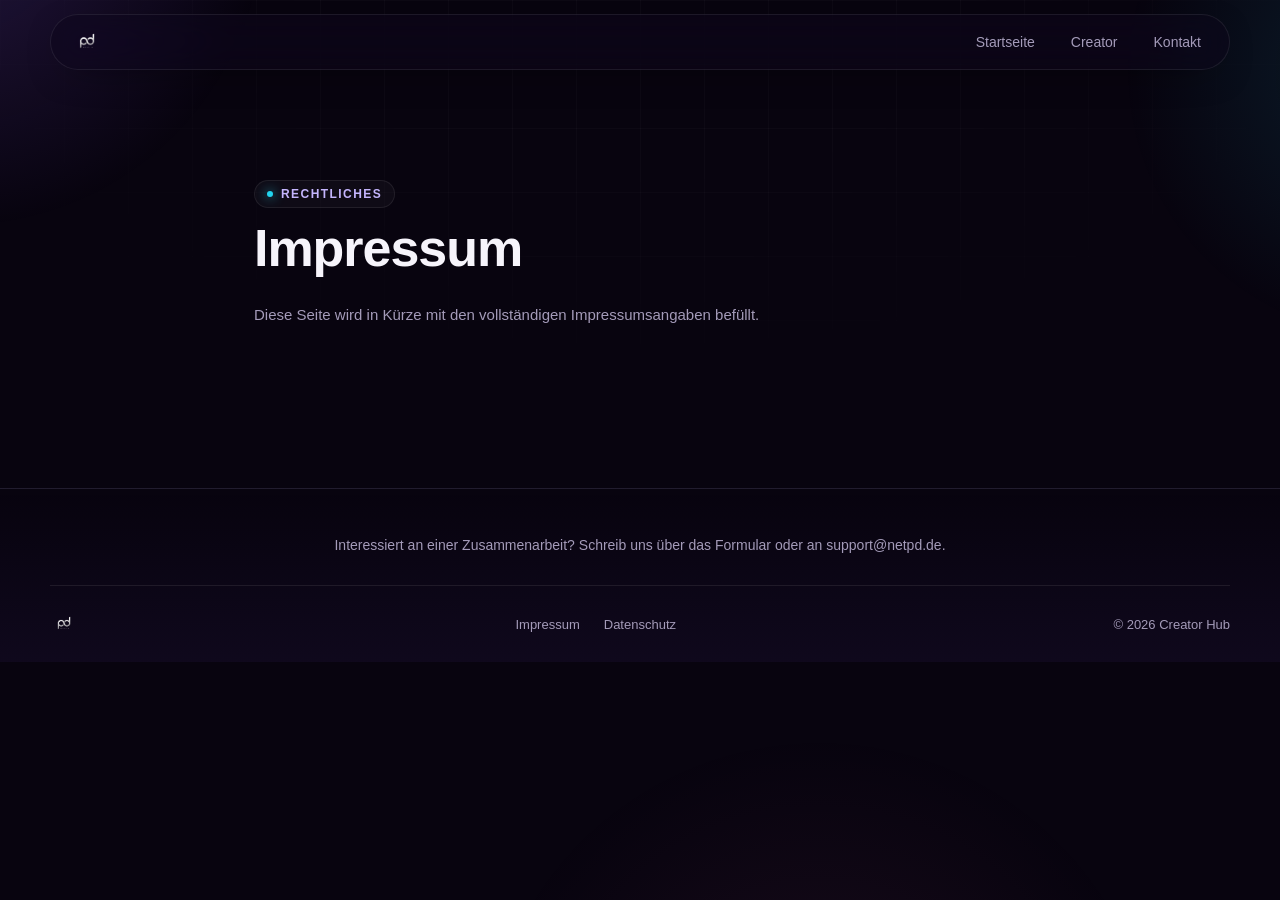
<file: impressum.html>
<!DOCTYPE html>
<html lang="de">
<head>
<meta charset="UTF-8">
<meta name="viewport" content="width=device-width, initial-scale=1.0">
<title>Impressum – PD Media</title>
<style>
  :root {
    --bg: #0d0616;
    --card: #1a1028;
    --text: #f5f3fa;
    --muted: #a99fc0;
    --accent: #7c3aed;
    --accent-2: #22d3ee;
  }
  * { box-sizing: border-box; margin: 0; padding: 0; }
  body {
    background: var(--bg);
    color: var(--text);
    font-family: 'Segoe UI', Roboto, Arial, sans-serif;
  }
  a { text-decoration: none; color: inherit; }
  ul { list-style: none; }
  img { display: block; max-width: 100%; }

  header {
    position: sticky;
    top: 0;
    z-index: 100;
    background: rgba(13, 6, 22, 0.85);
    backdrop-filter: blur(8px);
    border-bottom: 1px solid rgba(255,255,255,0.06);
  }
  .nav-wrap {
    position: relative;
    max-width: 1300px;
    margin: 0 auto;
    display: flex;
    align-items: center;
    justify-content: space-between;
    padding: 16px 24px;
  }
  .logo img { height: 36px; transition: transform 0.6s ease; }
  .logo:hover img { transform: rotate(360deg); }
  nav ul { display: flex; gap: 30px; }
  nav a {
    font-size: 14px;
    font-weight: 600;
    letter-spacing: 0.3px;
    color: var(--muted);
    transition: color 0.2s;
  }
  nav a:hover { color: var(--text); }
  .burger { display: none; font-size: 24px; background: none; border: none; color: var(--text); cursor: pointer; }

  .legal-content {
    max-width: 820px;
    margin: 0 auto;
    padding: 90px 24px 120px;
  }
  .legal-content .eyebrow {
    color: var(--accent-2);
    font-weight: 700;
    font-size: 13px;
    letter-spacing: 2px;
    text-transform: uppercase;
  }
  .legal-content h1 { font-size: 38px; margin: 10px 0 24px; }
  .legal-content p { color: var(--muted); font-size: 15px; line-height: 1.7; }

  footer {
    border-top: 1px solid rgba(255,255,255,0.06);
    padding: 48px 24px 24px;
  }
  .footer-inner { max-width: 1300px; margin: 0 auto; }
  .footer-recommend { text-align: center; color: var(--muted); font-size: 14px; margin-bottom: 32px; }
  .footer-bottom {
    display: flex;
    align-items: center;
    justify-content: space-between;
    flex-wrap: wrap;
    gap: 16px;
    padding-top: 24px;
    border-top: 1px solid rgba(255,255,255,0.06);
  }
  .footer-bottom img { height: 28px; }
  .footer-links { display: flex; gap: 24px; font-size: 13px; color: var(--muted); }
  .footer-copy { font-size: 13px; color: var(--muted); }

  @media (max-width: 860px) {
    nav { display: none; }
    .burger { display: block; }
    .legal-content h1 { font-size: 28px; }
    .footer-bottom { flex-direction: column; align-items: flex-start; }
    .nav-wrap.nav-open nav {
      display: block;
      position: absolute;
      top: 100%;
      left: 0;
      right: 0;
      background: var(--bg);
      border-bottom: 1px solid rgba(255,255,255,0.08);
      padding: 16px 24px;
      z-index: 200;
    }
    .nav-wrap.nav-open nav ul {
      flex-direction: column;
      gap: 18px;
    }
  }
</style>
<link rel="stylesheet" href="/assets/modern.css">
</head>
<body>

<header>
  <div class="nav-wrap">
    <a class="logo" href="/"><img src="images/logo-transparent.png" alt="Logo"></a>
    <nav>
      <ul>
        <li><a href="/">Startseite</a></li>
        <li><a href="/creator">Creator</a></li>
        <li><a href="/kontakt">Kontakt</a></li>
      </ul>
    </nav>
    <button class="burger">☰</button>
  </div>
</header>

<section class="legal-content">
  <div class="eyebrow">Rechtliches</div>
  <h1>Impressum</h1>
  <p>Diese Seite wird in Kürze mit den vollständigen Impressumsangaben befüllt.</p>
</section>

<footer>
  <div class="footer-inner">
    <p class="footer-recommend">Interessiert an einer Zusammenarbeit? Schreib uns über das Formular oder an support@netpd.de.</p>
    <div class="footer-bottom">
      <img src="images/logo-transparent.png" alt="Logo">
      <div class="footer-links">
        <a href="/impressum">Impressum</a>
        <a href="/datenschutz">Datenschutz</a>
      </div>
      <div class="footer-copy">© 2026 Creator Hub</div>
    </div>
  </div>
</footer>

<script>
  const burgerBtn = document.querySelector('.burger');
  const navWrap = document.querySelector('.nav-wrap');
  if (burgerBtn && navWrap) {
    burgerBtn.addEventListener('click', () => {
      const isOpen = navWrap.classList.toggle('nav-open');
      burgerBtn.textContent = isOpen ? '✕' : '☰';
    });
    navWrap.querySelectorAll('nav a').forEach((link) => {
      link.addEventListener('click', () => {
        navWrap.classList.remove('nav-open');
        burgerBtn.textContent = '☰';
      });
    });
  }
</script>

<script src="/assets/modern.js" defer></script>
</body>
</html>
</file>
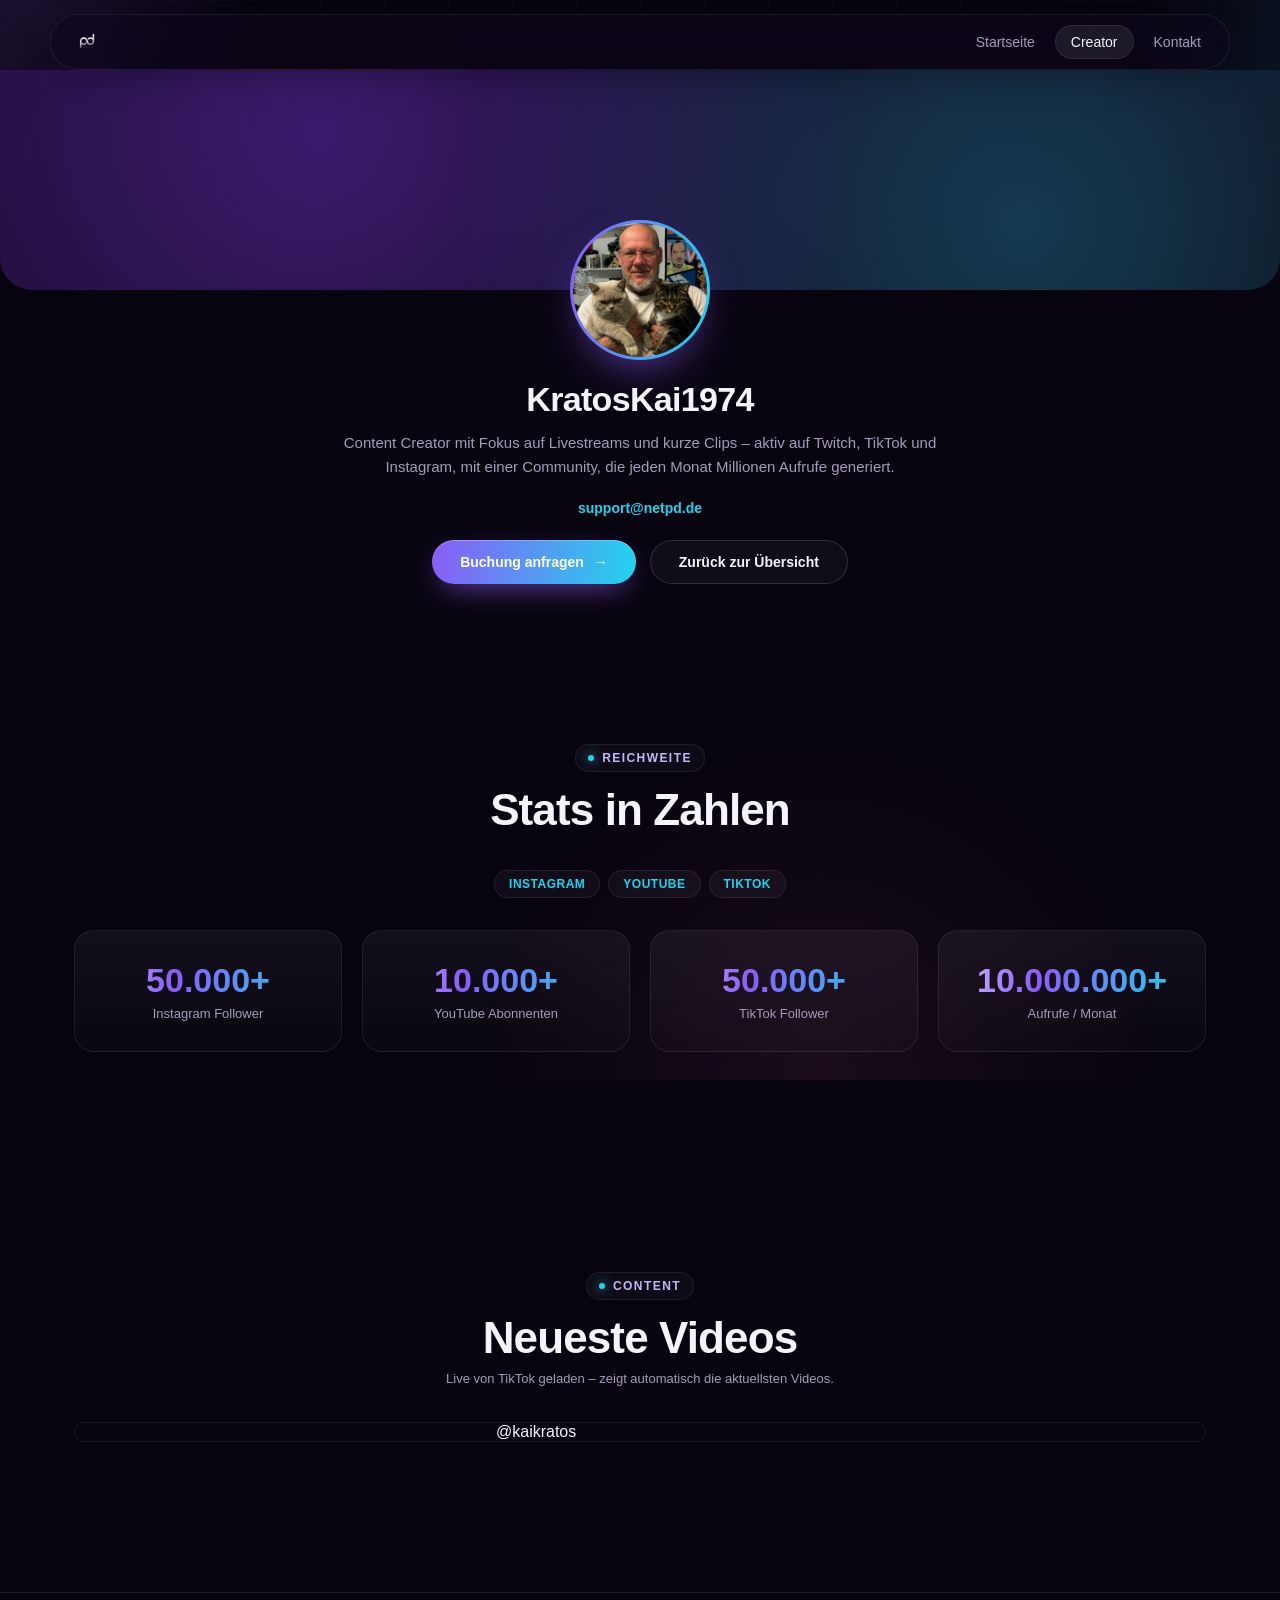
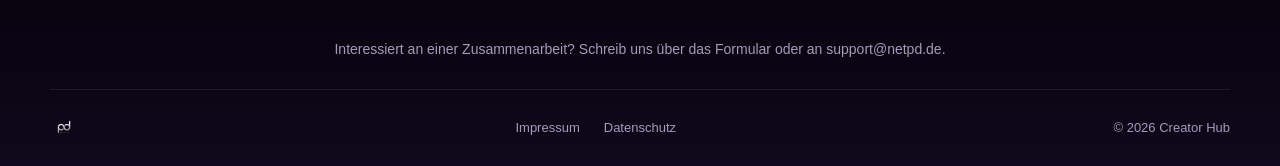
<file: kratoskai1974.html>
<!DOCTYPE html>
<html lang="de">
<head>
<meta charset="UTF-8">
<meta name="viewport" content="width=device-width, initial-scale=1.0">
<title>KratosKai1974 – PD Media</title>
<style>
  :root {
    --bg: #0d0616;
    --bg-alt: #150b23;
    --card: #1a1028;
    --text: #f5f3fa;
    --muted: #a99fc0;
    --accent: #7c3aed;
    --accent-2: #22d3ee;
  }
  * { box-sizing: border-box; margin: 0; padding: 0; }
  body {
    background: var(--bg);
    color: var(--text);
    font-family: 'Segoe UI', Roboto, Arial, sans-serif;
  }
  a { text-decoration: none; color: inherit; }
  ul { list-style: none; }
  img { display: block; max-width: 100%; }

  header {
    position: sticky;
    top: 0;
    z-index: 100;
    background: rgba(13, 6, 22, 0.85);
    backdrop-filter: blur(8px);
    border-bottom: 1px solid rgba(255,255,255,0.06);
  }
  .nav-wrap {
    position: relative;
    max-width: 1300px;
    margin: 0 auto;
    display: flex;
    align-items: center;
    justify-content: space-between;
    padding: 16px 24px;
  }
  .logo img { height: 36px; transition: transform 0.6s ease; }
  .logo:hover img { transform: rotate(360deg); }
  nav ul { display: flex; gap: 30px; }
  nav a {
    font-size: 14px;
    font-weight: 600;
    letter-spacing: 0.3px;
    color: var(--muted);
    transition: color 0.2s;
  }
  nav a:hover, nav a.active { color: var(--text); }
  .burger { display: none; font-size: 24px; background: none; border: none; color: var(--text); cursor: pointer; }

  /* Profile hero */
  .profile-banner {
    height: 220px;
    background: linear-gradient(135deg, #1a0b2e 0%, #0d0616 100%);
    position: relative;
    overflow: hidden;
  }
  .profile-banner::after {
    content: "";
    position: absolute;
    inset: 0;
    background: radial-gradient(circle at 25% 30%, rgba(124,58,237,0.35), transparent 55%),
                radial-gradient(circle at 80% 70%, rgba(34,211,238,0.25), transparent 55%);
  }
  .profile-header {
    max-width: 1000px;
    margin: -70px auto 0;
    padding: 0 24px 50px;
    text-align: center;
    position: relative;
  }
  .profile-photo {
    width: 140px;
    height: 140px;
    border-radius: 50%;
    object-fit: cover;
    border: 4px solid var(--bg);
    margin: 0 auto 20px;
    background: var(--card);
  }
  .profile-header h1 { font-size: 34px; margin-bottom: 12px; }
  .profile-header .bio {
    max-width: 620px;
    margin: 0 auto 20px;
    color: var(--muted);
    font-size: 15px;
    line-height: 1.6;
  }
  .profile-header .email-alt {
    display: inline-block;
    margin-bottom: 24px;
    font-size: 14px;
    font-weight: 700;
    color: var(--accent-2);
  }
  .profile-cta {
    display: flex;
    gap: 14px;
    justify-content: center;
    flex-wrap: wrap;
  }
  .btn-primary {
    display: inline-block;
    background: linear-gradient(90deg, var(--accent), var(--accent-2));
    color: #fff;
    padding: 13px 28px;
    border-radius: 999px;
    font-weight: 700;
    font-size: 14px;
    border: none;
    cursor: pointer;
  }
  .btn-secondary {
    display: inline-block;
    background: transparent;
    color: var(--text);
    padding: 13px 28px;
    border-radius: 999px;
    font-weight: 700;
    font-size: 14px;
    border: 1px solid rgba(255,255,255,0.2);
  }

  /* Shared section */
  section.container {
    max-width: 1100px;
    margin: 0 auto;
    padding: 0 24px 90px;
  }
  .section-header { text-align: center; margin-bottom: 36px; }
  .section-header .eyebrow {
    color: var(--accent-2);
    font-weight: 700;
    font-size: 13px;
    letter-spacing: 2px;
    text-transform: uppercase;
  }
  .section-header h2 { font-size: 28px; margin-top: 8px; }

  /* Stats */
  .platform-tags {
    display: flex;
    justify-content: center;
    flex-wrap: wrap;
    gap: 8px;
    margin-bottom: 32px;
  }
  .platform-tag {
    font-size: 12px;
    font-weight: 700;
    padding: 6px 14px;
    border-radius: 20px;
    background: rgba(124,58,237,0.18);
    color: var(--accent-2);
    text-transform: uppercase;
    letter-spacing: 0.5px;
  }
  .stats-grid {
    display: grid;
    grid-template-columns: repeat(2, 1fr);
    gap: 20px;
  }
  .stats-grid-4 { grid-template-columns: repeat(4, 1fr); }
  .stat-card {
    background: var(--card);
    border-radius: 14px;
    padding: 30px 24px;
    text-align: center;
  }
  .stat-card .value {
    font-size: 34px;
    font-weight: 900;
    background: linear-gradient(90deg, var(--accent), var(--accent-2));
    -webkit-background-clip: text;
    background-clip: text;
    color: transparent;
    margin-bottom: 6px;
  }
  .stat-card .label { font-size: 13px; color: var(--muted); }

  /* Videos */
  .video-grid {
    display: grid;
    grid-template-columns: repeat(2, 1fr);
    gap: 24px;
  }
  .tiktok-embed-wrap {
    display: flex;
    justify-content: center;
  }
  .video-card {
    aspect-ratio: 16 / 9;
    border-radius: 14px;
    background: linear-gradient(135deg, #241537, #12081f);
    display: flex;
    flex-direction: column;
    align-items: center;
    justify-content: center;
    gap: 12px;
    color: var(--muted);
    font-size: 13px;
    font-weight: 600;
    position: relative;
    overflow: hidden;
  }
  .video-card .play-btn {
    width: 56px;
    height: 56px;
    border-radius: 50%;
    background: linear-gradient(90deg, var(--accent), var(--accent-2));
    display: flex;
    align-items: center;
    justify-content: center;
    font-size: 20px;
    color: #fff;
  }

  footer {
    border-top: 1px solid rgba(255,255,255,0.06);
    padding: 48px 24px 24px;
  }
  .footer-inner { max-width: 1300px; margin: 0 auto; }
  .footer-recommend { text-align: center; color: var(--muted); font-size: 14px; margin-bottom: 32px; }
  .footer-bottom {
    display: flex;
    align-items: center;
    justify-content: space-between;
    flex-wrap: wrap;
    gap: 16px;
    padding-top: 24px;
    border-top: 1px solid rgba(255,255,255,0.06);
  }
  .footer-bottom img { height: 28px; }
  .footer-links { display: flex; gap: 24px; font-size: 13px; color: var(--muted); }
  .footer-copy { font-size: 13px; color: var(--muted); }

  @media (max-width: 860px) {
    nav { display: none; }
    .burger { display: block; }
    .profile-header h1 { font-size: 26px; }
    .stats-grid { grid-template-columns: 1fr; }
    .video-grid { grid-template-columns: 1fr; }
    .footer-bottom { flex-direction: column; align-items: flex-start; }
    .nav-wrap.nav-open nav {
      display: block;
      position: absolute;
      top: 100%;
      left: 0;
      right: 0;
      background: var(--bg);
      border-bottom: 1px solid rgba(255,255,255,0.08);
      padding: 16px 24px;
      z-index: 200;
    }
    .nav-wrap.nav-open nav ul {
      flex-direction: column;
      gap: 18px;
    }
  }
</style>
<link rel="stylesheet" href="/assets/modern.css">
</head>
<body>

<header>
  <div class="nav-wrap">
    <a class="logo" href="/"><img src="images/logo-transparent.png" alt="Logo"></a>
    <nav>
      <ul>
        <li><a href="/">Startseite</a></li>
        <li><a href="/creator" class="active">Creator</a></li>
        <li><a href="/kontakt">Kontakt</a></li>
      </ul>
    </nav>
    <button class="burger">☰</button>
  </div>
</header>

<div class="profile-banner"></div>
<div class="profile-header">
  <img class="profile-photo" src="images/creator-kratoskai1974.png" alt="KratosKai1974">
  <h1>KratosKai1974</h1>
  <p class="bio">Content Creator mit Fokus auf Livestreams und kurze Clips – aktiv auf Twitch, TikTok und Instagram, mit einer Community, die jeden Monat Millionen Aufrufe generiert.</p>
  <a class="email-alt" href="mailto:support@netpd.de">support@netpd.de</a>
  <div class="profile-cta">
    <a class="btn-primary" href="/kontakt?creator=kratoskai1974">Buchung anfragen</a>
    <a class="btn-secondary" href="/creator">Zurück zur Übersicht</a>
  </div>
</div>

<section class="container">
  <div class="section-header">
    <div class="eyebrow">Reichweite</div>
    <h2>Stats in Zahlen</h2>
  </div>
  <div class="platform-tags">
    <span class="platform-tag">Instagram</span>
    <span class="platform-tag">YouTube</span>
    <span class="platform-tag">TikTok</span>
  </div>
  <div class="stats-grid stats-grid-4">
    <div class="stat-card">
      <div class="value">50.000+</div>
      <div class="label">Instagram Follower</div>
    </div>
    <div class="stat-card">
      <div class="value">10.000+</div>
      <div class="label">YouTube Abonnenten</div>
    </div>
    <div class="stat-card">
      <div class="value">50.000+</div>
      <div class="label">TikTok Follower</div>
    </div>
    <div class="stat-card">
      <div class="value">10.000.000+</div>
      <div class="label">Aufrufe / Monat</div>
    </div>
  </div>
</section>

<section class="container">
  <div class="section-header">
    <div class="eyebrow">Content</div>
    <h2>Neueste Videos</h2>
    <p style="color: var(--muted); font-size: 13px; margin-top: 8px;">Live von TikTok geladen – zeigt automatisch die aktuellsten Videos.</p>
  </div>
  <div class="tiktok-embed-wrap">
    <blockquote class="tiktok-embed" cite="https://www.tiktok.com/@kaikratos" data-unique-id="kaikratos" data-embed-type="creator" style="max-width: 780px; min-width: 288px;">
      <section>
        <a target="_blank" href="https://www.tiktok.com/@kaikratos?refer=creator_embed">@kaikratos</a>
      </section>
    </blockquote>
    <script async src="https://www.tiktok.com/embed.js"></script>
  </div>
</section>

<footer>
  <div class="footer-inner">
    <p class="footer-recommend">Interessiert an einer Zusammenarbeit? Schreib uns über das Formular oder an support@netpd.de.</p>
    <div class="footer-bottom">
      <img src="images/logo-transparent.png" alt="Logo">
      <div class="footer-links">
        <a href="/impressum">Impressum</a>
        <a href="/datenschutz">Datenschutz</a>
      </div>
      <div class="footer-copy">© 2026 Creator Hub</div>
    </div>
  </div>
</footer>

<script>
  const burgerBtn = document.querySelector('.burger');
  const navWrap = document.querySelector('.nav-wrap');
  if (burgerBtn && navWrap) {
    burgerBtn.addEventListener('click', () => {
      const isOpen = navWrap.classList.toggle('nav-open');
      burgerBtn.textContent = isOpen ? '✕' : '☰';
    });
    navWrap.querySelectorAll('nav a').forEach((link) => {
      link.addEventListener('click', () => {
        navWrap.classList.remove('nav-open');
        burgerBtn.textContent = '☰';
      });
    });
  }
</script>

<script src="/assets/modern.js" defer></script>
</body>
</html>
</file>
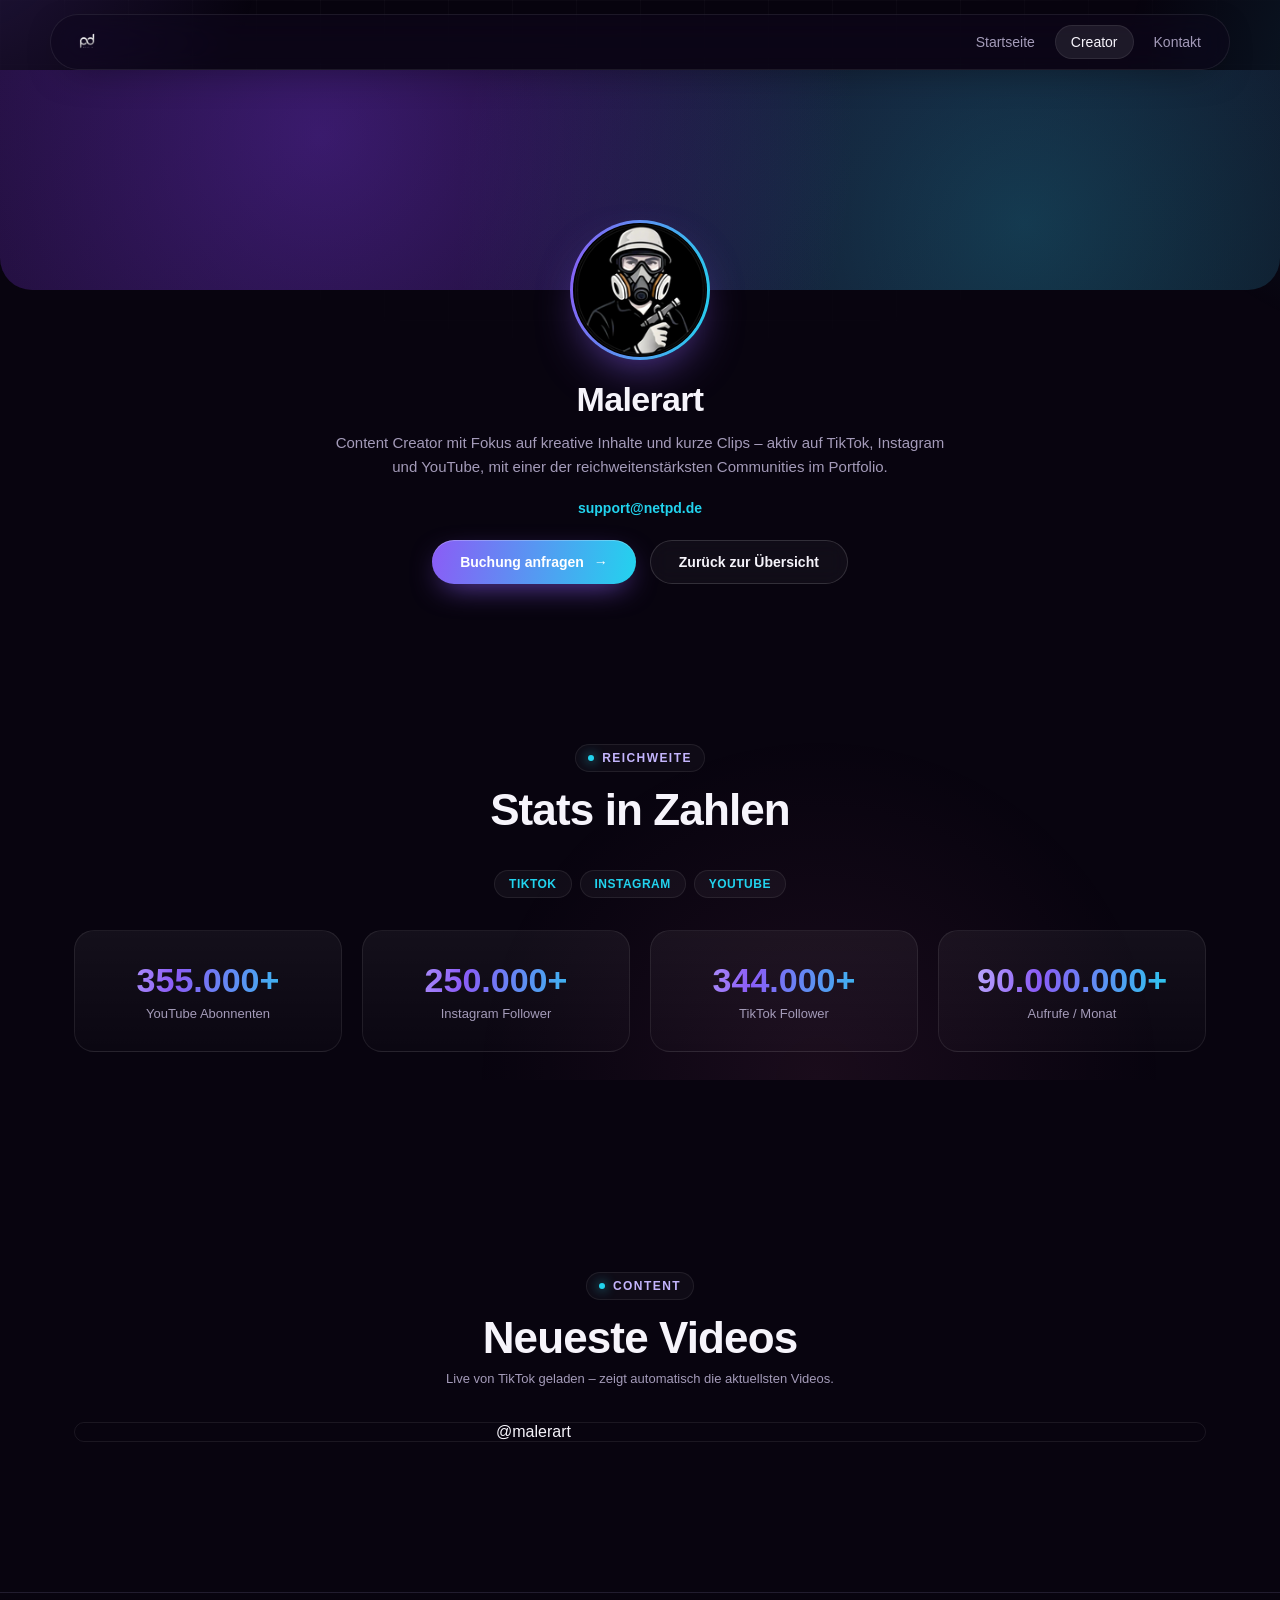
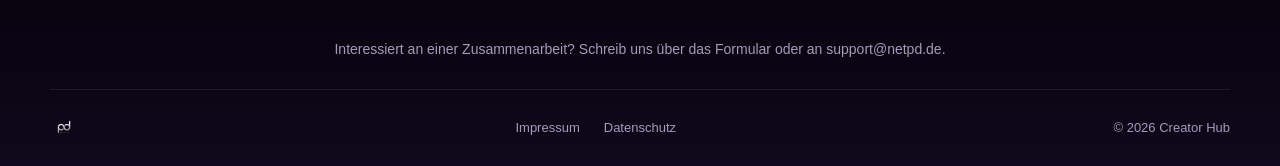
<file: malerart.html>
<!DOCTYPE html>
<html lang="de">
<head>
<meta charset="UTF-8">
<meta name="viewport" content="width=device-width, initial-scale=1.0">
<title>Malerart – PD Media</title>
<style>
  :root {
    --bg: #0d0616;
    --bg-alt: #150b23;
    --card: #1a1028;
    --text: #f5f3fa;
    --muted: #a99fc0;
    --accent: #7c3aed;
    --accent-2: #22d3ee;
  }
  * { box-sizing: border-box; margin: 0; padding: 0; }
  body {
    background: var(--bg);
    color: var(--text);
    font-family: 'Segoe UI', Roboto, Arial, sans-serif;
  }
  a { text-decoration: none; color: inherit; }
  ul { list-style: none; }
  img { display: block; max-width: 100%; }

  header {
    position: sticky;
    top: 0;
    z-index: 100;
    background: rgba(13, 6, 22, 0.85);
    backdrop-filter: blur(8px);
    border-bottom: 1px solid rgba(255,255,255,0.06);
  }
  .nav-wrap {
    position: relative;
    max-width: 1300px;
    margin: 0 auto;
    display: flex;
    align-items: center;
    justify-content: space-between;
    padding: 16px 24px;
  }
  .logo img { height: 36px; transition: transform 0.6s ease; }
  .logo:hover img { transform: rotate(360deg); }
  nav ul { display: flex; gap: 30px; }
  nav a {
    font-size: 14px;
    font-weight: 600;
    letter-spacing: 0.3px;
    color: var(--muted);
    transition: color 0.2s;
  }
  nav a:hover, nav a.active { color: var(--text); }
  .burger { display: none; font-size: 24px; background: none; border: none; color: var(--text); cursor: pointer; }

  /* Profile hero */
  .profile-banner {
    height: 220px;
    background: linear-gradient(135deg, #1a0b2e 0%, #0d0616 100%);
    position: relative;
    overflow: hidden;
  }
  .profile-banner::after {
    content: "";
    position: absolute;
    inset: 0;
    background: radial-gradient(circle at 25% 30%, rgba(124,58,237,0.35), transparent 55%),
                radial-gradient(circle at 80% 70%, rgba(34,211,238,0.25), transparent 55%);
  }
  .profile-header {
    max-width: 1000px;
    margin: -70px auto 0;
    padding: 0 24px 50px;
    text-align: center;
    position: relative;
  }
  .profile-photo {
    width: 140px;
    height: 140px;
    border-radius: 50%;
    object-fit: cover;
    border: 4px solid var(--bg);
    margin: 0 auto 20px;
    background: var(--card);
  }
  .profile-header h1 { font-size: 34px; margin-bottom: 12px; }
  .profile-header .bio {
    max-width: 620px;
    margin: 0 auto 20px;
    color: var(--muted);
    font-size: 15px;
    line-height: 1.6;
  }
  .profile-header .email-alt {
    display: inline-block;
    margin-bottom: 24px;
    font-size: 14px;
    font-weight: 700;
    color: var(--accent-2);
  }
  .profile-cta {
    display: flex;
    gap: 14px;
    justify-content: center;
    flex-wrap: wrap;
  }
  .btn-primary {
    display: inline-block;
    background: linear-gradient(90deg, var(--accent), var(--accent-2));
    color: #fff;
    padding: 13px 28px;
    border-radius: 999px;
    font-weight: 700;
    font-size: 14px;
    border: none;
    cursor: pointer;
  }
  .btn-secondary {
    display: inline-block;
    background: transparent;
    color: var(--text);
    padding: 13px 28px;
    border-radius: 999px;
    font-weight: 700;
    font-size: 14px;
    border: 1px solid rgba(255,255,255,0.2);
  }

  /* Shared section */
  section.container {
    max-width: 1100px;
    margin: 0 auto;
    padding: 0 24px 90px;
  }
  .section-header { text-align: center; margin-bottom: 36px; }
  .section-header .eyebrow {
    color: var(--accent-2);
    font-weight: 700;
    font-size: 13px;
    letter-spacing: 2px;
    text-transform: uppercase;
  }
  .section-header h2 { font-size: 28px; margin-top: 8px; }

  /* Stats */
  .platform-tags {
    display: flex;
    justify-content: center;
    flex-wrap: wrap;
    gap: 8px;
    margin-bottom: 32px;
  }
  .platform-tag {
    font-size: 12px;
    font-weight: 700;
    padding: 6px 14px;
    border-radius: 20px;
    background: rgba(124,58,237,0.18);
    color: var(--accent-2);
    text-transform: uppercase;
    letter-spacing: 0.5px;
  }
  .stats-grid {
    display: grid;
    grid-template-columns: repeat(2, 1fr);
    gap: 20px;
  }
  .stats-grid-4 { grid-template-columns: repeat(4, 1fr); }
  .stat-card {
    background: var(--card);
    border-radius: 14px;
    padding: 30px 24px;
    text-align: center;
  }
  .stat-card .value {
    font-size: 34px;
    font-weight: 900;
    background: linear-gradient(90deg, var(--accent), var(--accent-2));
    -webkit-background-clip: text;
    background-clip: text;
    color: transparent;
    margin-bottom: 6px;
  }
  .stat-card .label { font-size: 13px; color: var(--muted); }

  /* Videos */
  .video-grid {
    display: grid;
    grid-template-columns: repeat(2, 1fr);
    gap: 24px;
  }
  .tiktok-embed-wrap {
    display: flex;
    justify-content: center;
  }
  .video-card {
    aspect-ratio: 16 / 9;
    border-radius: 14px;
    background: linear-gradient(135deg, #241537, #12081f);
    display: flex;
    flex-direction: column;
    align-items: center;
    justify-content: center;
    gap: 12px;
    color: var(--muted);
    font-size: 13px;
    font-weight: 600;
    position: relative;
    overflow: hidden;
  }
  .video-card .play-btn {
    width: 56px;
    height: 56px;
    border-radius: 50%;
    background: linear-gradient(90deg, var(--accent), var(--accent-2));
    display: flex;
    align-items: center;
    justify-content: center;
    font-size: 20px;
    color: #fff;
  }

  footer {
    border-top: 1px solid rgba(255,255,255,0.06);
    padding: 48px 24px 24px;
  }
  .footer-inner { max-width: 1300px; margin: 0 auto; }
  .footer-recommend { text-align: center; color: var(--muted); font-size: 14px; margin-bottom: 32px; }
  .footer-bottom {
    display: flex;
    align-items: center;
    justify-content: space-between;
    flex-wrap: wrap;
    gap: 16px;
    padding-top: 24px;
    border-top: 1px solid rgba(255,255,255,0.06);
  }
  .footer-bottom img { height: 28px; }
  .footer-links { display: flex; gap: 24px; font-size: 13px; color: var(--muted); }
  .footer-copy { font-size: 13px; color: var(--muted); }

  @media (max-width: 860px) {
    nav { display: none; }
    .burger { display: block; }
    .profile-header h1 { font-size: 26px; }
    .stats-grid { grid-template-columns: 1fr; }
    .video-grid { grid-template-columns: 1fr; }
    .footer-bottom { flex-direction: column; align-items: flex-start; }
    .nav-wrap.nav-open nav {
      display: block;
      position: absolute;
      top: 100%;
      left: 0;
      right: 0;
      background: var(--bg);
      border-bottom: 1px solid rgba(255,255,255,0.08);
      padding: 16px 24px;
      z-index: 200;
    }
    .nav-wrap.nav-open nav ul {
      flex-direction: column;
      gap: 18px;
    }
  }
</style>
<link rel="stylesheet" href="/assets/modern.css">
</head>
<body>

<header>
  <div class="nav-wrap">
    <a class="logo" href="/"><img src="images/logo-transparent.png" alt="Logo"></a>
    <nav>
      <ul>
        <li><a href="/">Startseite</a></li>
        <li><a href="/creator" class="active">Creator</a></li>
        <li><a href="/kontakt">Kontakt</a></li>
      </ul>
    </nav>
    <button class="burger">☰</button>
  </div>
</header>

<div class="profile-banner"></div>
<div class="profile-header">
  <img class="profile-photo" src="images/creator-malerart.png" alt="Malerart">
  <h1>Malerart</h1>
  <p class="bio">Content Creator mit Fokus auf kreative Inhalte und kurze Clips – aktiv auf TikTok, Instagram und YouTube, mit einer der reichweitenstärksten Communities im Portfolio.</p>
  <a class="email-alt" href="mailto:support@netpd.de">support@netpd.de</a>
  <div class="profile-cta">
    <a class="btn-primary" href="/kontakt?creator=malerart">Buchung anfragen</a>
    <a class="btn-secondary" href="/creator">Zurück zur Übersicht</a>
  </div>
</div>

<section class="container">
  <div class="section-header">
    <div class="eyebrow">Reichweite</div>
    <h2>Stats in Zahlen</h2>
  </div>
  <div class="platform-tags">
    <span class="platform-tag">TikTok</span>
    <span class="platform-tag">Instagram</span>
    <span class="platform-tag">YouTube</span>
  </div>
  <div class="stats-grid stats-grid-4">
    <div class="stat-card">
      <div class="value">355.000+</div>
      <div class="label">YouTube Abonnenten</div>
    </div>
    <div class="stat-card">
      <div class="value">250.000+</div>
      <div class="label">Instagram Follower</div>
    </div>
    <div class="stat-card">
      <div class="value">344.000+</div>
      <div class="label">TikTok Follower</div>
    </div>
    <div class="stat-card">
      <div class="value">90.000.000+</div>
      <div class="label">Aufrufe / Monat</div>
    </div>
  </div>
</section>

<section class="container">
  <div class="section-header">
    <div class="eyebrow">Content</div>
    <h2>Neueste Videos</h2>
    <p style="color: var(--muted); font-size: 13px; margin-top: 8px;">Live von TikTok geladen – zeigt automatisch die aktuellsten Videos.</p>
  </div>
  <div class="tiktok-embed-wrap">
    <blockquote class="tiktok-embed" cite="https://www.tiktok.com/@malerart" data-unique-id="malerart" data-embed-type="creator" style="max-width: 780px; min-width: 288px;">
      <section>
        <a target="_blank" href="https://www.tiktok.com/@malerart?refer=creator_embed">@malerart</a>
      </section>
    </blockquote>
    <script async src="https://www.tiktok.com/embed.js"></script>
  </div>
</section>

<footer>
  <div class="footer-inner">
    <p class="footer-recommend">Interessiert an einer Zusammenarbeit? Schreib uns über das Formular oder an support@netpd.de.</p>
    <div class="footer-bottom">
      <img src="images/logo-transparent.png" alt="Logo">
      <div class="footer-links">
        <a href="/impressum">Impressum</a>
        <a href="/datenschutz">Datenschutz</a>
      </div>
      <div class="footer-copy">© 2026 Creator Hub</div>
    </div>
  </div>
</footer>

<script>
  const burgerBtn = document.querySelector('.burger');
  const navWrap = document.querySelector('.nav-wrap');
  if (burgerBtn && navWrap) {
    burgerBtn.addEventListener('click', () => {
      const isOpen = navWrap.classList.toggle('nav-open');
      burgerBtn.textContent = isOpen ? '✕' : '☰';
    });
    navWrap.querySelectorAll('nav a').forEach((link) => {
      link.addEventListener('click', () => {
        navWrap.classList.remove('nav-open');
        burgerBtn.textContent = '☰';
      });
    });
  }
</script>

<script src="/assets/modern.js" defer></script>
</body>
</html>
</file>
<file: assets/modern.css>
/* =========================================================
   PD Media – moderner Design-Layer
   Wird nach den seiteneigenen <style>-Blöcken geladen und
   überschreibt sie gezielt. Alle Seiten teilen sich diese Datei.
   ========================================================= */

:root {
  --bg: #08040f;
  --bg-alt: #0e0819;
  --card: rgba(255, 255, 255, 0.035);
  --card-solid: #140c22;
  --text: #f6f4fb;
  --muted: #a49bb9;
  --accent: #8b5cf6;
  --accent-2: #22d3ee;
  --accent-3: #f472b6;
  --line: rgba(255, 255, 255, 0.08);
  --line-strong: rgba(255, 255, 255, 0.14);
  --grad: linear-gradient(100deg, var(--accent) 0%, var(--accent-2) 100%);
  --grad-text: linear-gradient(100deg, #c4b5fd 0%, var(--accent) 35%, var(--accent-2) 100%);
  --radius: 20px;
  --ease: cubic-bezier(.2, .8, .2, 1);
  /* Systemschriften: keine externen Font-Requests (DSGVO), wirken trotzdem modern */
  --font: -apple-system, BlinkMacSystemFont, 'Segoe UI Variable Text', 'Segoe UI', Roboto, 'Helvetica Neue', Arial, sans-serif;
  --font-display: -apple-system, BlinkMacSystemFont, 'Segoe UI Variable Display', 'Segoe UI', Roboto, 'Helvetica Neue', Arial, sans-serif;
}

html { scroll-behavior: smooth; }
body {
  font-family: var(--font);
  background: var(--bg);
  -webkit-font-smoothing: antialiased;
  text-rendering: optimizeLegibility;
  overflow-x: hidden;
}
::selection { background: rgba(139, 92, 246, 0.45); color: #fff; }

/* Atmosphäre: weiche Farbflächen + feines Raster im Hintergrund */
body::before {
  content: "";
  position: fixed;
  inset: -20vh -20vw;
  z-index: -2;
  pointer-events: none;
  background:
    radial-gradient(40vw 40vw at 12% 8%, rgba(139, 92, 246, 0.20), transparent 60%),
    radial-gradient(35vw 35vw at 92% 20%, rgba(34, 211, 238, 0.12), transparent 60%),
    radial-gradient(45vw 45vw at 60% 100%, rgba(244, 114, 182, 0.08), transparent 60%);
  animation: aurora 24s ease-in-out infinite alternate;
}
body::after {
  content: "";
  position: fixed;
  inset: 0;
  z-index: -1;
  pointer-events: none;
  background-image:
    linear-gradient(rgba(255,255,255,0.025) 1px, transparent 1px),
    linear-gradient(90deg, rgba(255,255,255,0.025) 1px, transparent 1px);
  background-size: 64px 64px;
  -webkit-mask-image: radial-gradient(ellipse 80% 60% at 50% 0%, #000 30%, transparent 75%);
          mask-image: radial-gradient(ellipse 80% 60% at 50% 0%, #000 30%, transparent 75%);
}
@keyframes aurora {
  0%   { transform: translate3d(0, 0, 0) rotate(0deg); }
  100% { transform: translate3d(-4vw, 3vh, 0) rotate(8deg); }
}

h1, h2, h3 { font-family: var(--font-display); letter-spacing: -0.02em; }

/* ---------- Header: schwebende Glas-Leiste ---------- */
header {
  background: transparent !important;
  border-bottom: none !important;
  backdrop-filter: none !important;
  padding: 14px 16px 0;
  pointer-events: none;
}
header .nav-wrap {
  pointer-events: auto;
  max-width: 1180px;
  padding: 10px 12px 10px 20px;
  border-radius: 999px;
  background: rgba(14, 8, 25, 0.55);
  border: 1px solid var(--line);
  backdrop-filter: blur(18px) saturate(160%);
  -webkit-backdrop-filter: blur(18px) saturate(160%);
  box-shadow: 0 10px 40px -20px rgba(0, 0, 0, 0.8);
  transition: background .3s var(--ease), box-shadow .3s var(--ease);
}
header.is-scrolled .nav-wrap {
  background: rgba(10, 5, 18, 0.82);
  box-shadow: 0 16px 50px -18px rgba(0, 0, 0, 0.9), inset 0 1px 0 rgba(255,255,255,0.04);
}
.logo img { height: 32px; }
nav ul { gap: 4px; }
nav a {
  display: block;
  padding: 9px 16px;
  border-radius: 999px;
  font-size: 14px;
  font-weight: 500;
  letter-spacing: 0;
  color: var(--muted);
  transition: color .2s, background .2s;
}
nav a:hover { color: var(--text); background: rgba(255,255,255,0.05); }
nav a.active, nav a[aria-current="page"] {
  color: var(--text);
  background: rgba(255,255,255,0.08);
  box-shadow: inset 0 0 0 1px var(--line);
}
.nav-cta {
  display: inline-flex;
  align-items: center;
  gap: 8px;
  padding: 10px 18px;
  border-radius: 999px;
  font-size: 14px;
  font-weight: 600;
  color: #0b0614;
  background: #fff;
  transition: transform .2s var(--ease), box-shadow .2s;
}
.nav-cta:hover { transform: translateY(-1px); box-shadow: 0 8px 24px -8px rgba(255,255,255,0.5); }
.socials { display: none !important; }
.burger {
  width: 40px; height: 40px;
  border-radius: 50%;
  font-size: 18px !important;
  background: rgba(255,255,255,0.06) !important;
}

/* ---------- Buttons ---------- */
.btn-primary, .submit-btn, .apply-btn {
  position: relative;
  display: inline-flex !important;
  align-items: center;
  gap: 10px;
  background: var(--grad) !important;
  color: #fff !important;
  border: none;
  border-radius: 999px !important;
  font-weight: 600 !important;
  box-shadow: 0 10px 30px -10px rgba(139, 92, 246, 0.8), inset 0 1px 0 rgba(255,255,255,0.25);
  transition: transform .25s var(--ease), box-shadow .25s var(--ease), filter .25s;
}
.btn-primary:hover, .submit-btn:hover:not(:disabled), .apply-btn:hover {
  transform: translateY(-2px);
  box-shadow: 0 18px 40px -12px rgba(139, 92, 246, 0.9), 0 0 0 4px rgba(139, 92, 246, 0.15), inset 0 1px 0 rgba(255,255,255,0.25);
}
.btn-primary::after, .submit-btn::after { content: "→"; transition: transform .25s var(--ease); }
.btn-primary:hover::after, .submit-btn:hover::after { transform: translateX(3px); }
.submit-btn:disabled { opacity: .7; cursor: progress; }
.submit-btn:disabled::after { content: ""; }
.btn-secondary {
  border-radius: 999px !important;
  background: rgba(255,255,255,0.04) !important;
  border: 1px solid var(--line-strong) !important;
  backdrop-filter: blur(10px);
  transition: background .2s, border-color .2s;
}
.btn-secondary:hover { background: rgba(255,255,255,0.08) !important; border-color: rgba(255,255,255,0.25) !important; }
.btn-ghost {
  display: inline-flex; align-items: center; gap: 8px;
  padding: 15px 26px;
  border-radius: 999px;
  font-weight: 600; font-size: 15px;
  color: var(--text);
  border: 1px solid var(--line-strong);
  background: rgba(255,255,255,0.03);
  transition: background .2s, border-color .2s;
}
.btn-ghost:hover { background: rgba(255,255,255,0.07); border-color: rgba(255,255,255,0.25); }

:focus-visible {
  outline: 2px solid var(--accent-2);
  outline-offset: 3px;
  border-radius: 8px;
}

/* ---------- Typo-Bausteine ---------- */
.eyebrow {
  display: inline-flex !important;
  align-items: center;
  gap: 8px;
  padding: 6px 12px;
  border-radius: 999px;
  border: 1px solid var(--line);
  background: rgba(255,255,255,0.03);
  color: #c4b5fd !important;
  font-size: 12px !important;
  font-weight: 600 !important;
  letter-spacing: 0.12em !important;
}
.eyebrow::before {
  content: "";
  width: 6px; height: 6px;
  border-radius: 50%;
  background: var(--accent-2);
  box-shadow: 0 0 12px var(--accent-2);
}
.section-header h2 { font-size: clamp(28px, 4vw, 44px) !important; margin-top: 14px !important; line-height: 1.1; }
.view-all {
  font-weight: 600 !important;
  color: var(--text) !important;
  padding: 10px 16px;
  border-radius: 999px;
  border: 1px solid var(--line);
  transition: background .2s, border-color .2s;
}
.view-all:hover { background: rgba(255,255,255,0.05); border-color: var(--line-strong); }

/* ---------- Hero (Startseite) ---------- */
.hero { min-height: min(860px, 100svh) !important; margin-top: -76px; padding-top: 76px; }
.hero img.bg { opacity: .55; }
.hero::after {
  background:
    radial-gradient(ellipse 70% 60% at 30% 40%, transparent 0%, rgba(8,4,15,0.6) 70%),
    linear-gradient(180deg, rgba(8,4,15,0.2) 0%, rgba(8,4,15,0.4) 60%, var(--bg) 100%) !important;
}
.hero-content { width: 100%; max-width: 1180px !important; }
.hero-badge {
  display: inline-flex;
  align-items: center;
  gap: 10px;
  padding: 6px 14px 6px 6px;
  margin-bottom: 26px;
  border-radius: 999px;
  border: 1px solid var(--line-strong);
  background: rgba(255,255,255,0.04);
  backdrop-filter: blur(10px);
  font-size: 13px;
  color: var(--muted);
}
.hero-badge b {
  padding: 3px 10px;
  border-radius: 999px;
  background: var(--grad);
  color: #fff;
  font-size: 12px;
  font-weight: 600;
}
.hero-content h1 {
  font-size: clamp(42px, 7.2vw, 88px) !important;
  font-weight: 700 !important;
  line-height: 1.0 !important;
  letter-spacing: -0.04em;
  max-width: 820px !important;
  margin-bottom: 24px !important;
}
.hero-content h1 span, .grad-text {
  background: var(--grad-text) !important;
  background-size: 200% 100% !important;
  -webkit-background-clip: text !important;
          background-clip: text !important;
  color: transparent !important;
  animation: shimmer 8s ease-in-out infinite;
}
@keyframes shimmer { 0%, 100% { background-position: 0% 50%; } 50% { background-position: 100% 50%; } }
.hero-content p { font-size: clamp(16px, 1.5vw, 19px) !important; line-height: 1.6; max-width: 560px !important; }
.hero-actions { display: flex; flex-wrap: wrap; gap: 12px; align-items: center; }
.hero-actions .btn-primary { padding: 16px 30px; }
.hero-scroll {
  position: absolute;
  z-index: 2;
  left: 50%;
  bottom: 28px;
  transform: translateX(-50%);
  width: 26px; height: 42px;
  border-radius: 999px;
  border: 1.5px solid var(--line-strong);
}
.hero-scroll::after {
  content: "";
  position: absolute;
  left: 50%; top: 8px;
  width: 3px; height: 8px;
  margin-left: -1.5px;
  border-radius: 3px;
  background: var(--text);
  animation: scroll-dot 1.8s var(--ease) infinite;
}
@keyframes scroll-dot { 0% { opacity: 0; transform: translateY(0); } 30% { opacity: 1; } 100% { opacity: 0; transform: translateY(14px); } }
.like-cursor { box-shadow: 0 10px 30px -6px rgba(139, 92, 246, 0.8); }

/* ---------- Sektionen ---------- */
section.container { max-width: 1180px !important; padding: 110px 24px !important; }

/* Für-wen-Bento (Startseite) */
.audience-grid {
  display: grid;
  grid-template-columns: 1.15fr 1fr;
  gap: 20px;
}
.audience-card {
  position: relative;
  overflow: hidden;
  padding: 36px;
  border-radius: 28px;
  border: 1px solid var(--line);
  background: linear-gradient(180deg, rgba(255,255,255,0.05), rgba(255,255,255,0.015));
  isolation: isolate;
  transition: border-color .3s, transform .4s var(--ease);
}
.audience-card:hover { border-color: var(--line-strong); transform: translateY(-4px); }
.audience-card::before {
  content: "";
  position: absolute;
  z-index: -1;
  width: 320px; height: 320px;
  right: -80px; top: -120px;
  border-radius: 50%;
  background: radial-gradient(circle, rgba(139, 92, 246, 0.45), transparent 70%);
  filter: blur(10px);
}
.audience-card.alt::before { background: radial-gradient(circle, rgba(34, 211, 238, 0.35), transparent 70%); }
.audience-icon {
  width: 52px; height: 52px;
  display: grid; place-items: center;
  border-radius: 16px;
  background: rgba(255,255,255,0.06);
  border: 1px solid var(--line);
  margin-bottom: 26px;
}
.audience-icon svg { width: 24px; height: 24px; stroke: #fff; fill: none; stroke-width: 1.8; stroke-linecap: round; stroke-linejoin: round; }
.audience-card h3 { font-size: 26px; margin-bottom: 12px; }
.audience-card > p { color: var(--muted); line-height: 1.6; margin-bottom: 24px; max-width: 440px; }
.audience-list { display: grid; gap: 12px; margin-bottom: 30px; }
.audience-list li { display: flex; gap: 12px; align-items: flex-start; font-size: 15px; color: #ddd6ee; }
.audience-list li::before {
  content: "";
  flex: 0 0 20px; height: 20px;
  margin-top: 1px;
  border-radius: 50%;
  background: rgba(34, 211, 238, 0.15) url("data:image/svg+xml,%3Csvg xmlns='http://www.w3.org/2000/svg' viewBox='0 0 24 24' fill='none' stroke='%2322d3ee' stroke-width='3' stroke-linecap='round' stroke-linejoin='round'%3E%3Cpath d='M20 6 9 17l-5-5'/%3E%3C/svg%3E") center / 12px no-repeat;
}
.audience-card .link-arrow { font-weight: 600; display: inline-flex; gap: 8px; align-items: center; }
.audience-card .link-arrow::after { content: "→"; transition: transform .25s var(--ease); }
.audience-card:hover .link-arrow::after { transform: translateX(4px); }

/* CTA-Band */
.cta-band {
  position: relative;
  overflow: hidden;
  text-align: center;
  padding: clamp(48px, 7vw, 88px) 24px;
  border-radius: 32px;
  border: 1px solid var(--line-strong);
  background:
    radial-gradient(ellipse 60% 80% at 50% 120%, rgba(139, 92, 246, 0.55), transparent 70%),
    radial-gradient(ellipse 40% 60% at 90% -10%, rgba(34, 211, 238, 0.25), transparent 70%),
    var(--bg-alt);
}
.cta-band h2 { font-size: clamp(30px, 4.6vw, 54px); line-height: 1.05; max-width: 760px; margin: 0 auto 18px; }
.cta-band p { color: var(--muted); max-width: 520px; margin: 0 auto 32px; font-size: 17px; line-height: 1.6; }

/* ---------- Creator-Karten ---------- */
.creator-scroll { gap: 20px !important; padding: 6px 2px 16px !important; scrollbar-width: none; }
.creator-scroll::-webkit-scrollbar { display: none; }
.creator-card, .creator-tile {
  border-radius: 24px !important;
  border: 1px solid var(--line);
  transition: transform .5s var(--ease), border-color .3s, box-shadow .5s var(--ease) !important;
}
.creator-card { flex-basis: 320px !important; height: 440px !important; }
.creator-card:hover, .creator-tile:hover {
  transform: translateY(-6px);
  border-color: rgba(139, 92, 246, 0.5);
  box-shadow: 0 30px 60px -30px rgba(139, 92, 246, 0.7);
}
.creator-card img { transition: transform .8s var(--ease) !important; }
.creator-card:hover img { transform: scale(1.07) !important; }
.creator-card .overlay {
  padding: 22px !important;
  background: linear-gradient(180deg, transparent, rgba(8,4,15,0.92)) !important;
}
.creator-card .overlay h3 { font-size: 22px !important; }
.creator-card:not(.creator-card-apply)::after {
  content: "↗";
  position: absolute;
  top: 16px; right: 16px;
  width: 40px; height: 40px;
  display: grid; place-items: center;
  border-radius: 50%;
  background: rgba(255,255,255,0.12);
  backdrop-filter: blur(10px);
  border: 1px solid rgba(255,255,255,0.18);
  opacity: 0;
  transform: scale(.8);
  transition: opacity .3s, transform .3s var(--ease);
}
.creator-card:hover::after { opacity: 1; transform: scale(1); }
.creator-card-apply, .creator-tile-apply {
  border: 1px dashed var(--line-strong) !important;
  background:
    radial-gradient(circle at 50% 0%, rgba(139, 92, 246, 0.18), transparent 60%),
    rgba(255,255,255,0.02) !important;
}
.apply-avatar { background: rgba(255,255,255,0.04); }
.scroll-arrows { justify-content: flex-end !important; }
.scroll-arrows button {
  background: rgba(255,255,255,0.04) !important;
  border: 1px solid var(--line-strong) !important;
  transition: background .2s, transform .2s var(--ease);
}
.scroll-arrows button:hover { background: rgba(255,255,255,0.1) !important; transform: scale(1.06); }

.creator-tile { background: linear-gradient(180deg, rgba(255,255,255,0.045), rgba(255,255,255,0.015)) !important; overflow: hidden; }
.platform-tag {
  border-radius: 999px !important;
  border: 1px solid var(--line) !important;
  background: rgba(255,255,255,0.04) !important;
}
.filter-btn {
  border-radius: 999px !important;
  border: 1px solid var(--line-strong) !important;
  background: rgba(255,255,255,0.03) !important;
  transition: background .2s, color .2s, border-color .2s !important;
}
.filter-btn.active {
  background: #fff !important;
  color: #0b0614 !important;
  border-color: #fff !important;
}

/* ---------- Statistik-Karten ---------- */
.stat-card {
  border-radius: 20px !important;
  border: 1px solid var(--line) !important;
  background: linear-gradient(180deg, rgba(255,255,255,0.05), rgba(255,255,255,0.015)) !important;
  transition: border-color .3s, transform .4s var(--ease);
}
.stat-card:hover { border-color: var(--line-strong) !important; transform: translateY(-3px); }
.stat-card .value, .counter {
  font-family: var(--font-display);
  background: var(--grad-text);
  -webkit-background-clip: text;
          background-clip: text;
  color: transparent !important;
}

/* ---------- Profilseiten ---------- */
.profile-banner { border-radius: 0 0 32px 32px; }
.profile-photo {
  border: 3px solid transparent !important;
  background: var(--grad) border-box !important;
  box-shadow: 0 20px 50px -20px rgba(139, 92, 246, 0.8);
}
.video-card, .tiktok-embed-wrap { border-radius: 20px !important; overflow: hidden; border: 1px solid var(--line); }

/* ---------- Kontaktformular ---------- */
.contact-hero { padding-top: 110px !important; }
.contact-hero h1 { font-size: clamp(36px, 5.5vw, 60px) !important; line-height: 1.05; }
.contact-hero .email-alt {
  padding: 8px 16px;
  border-radius: 999px;
  border: 1px solid var(--line);
  background: rgba(255,255,255,0.03);
  font-size: 15px !important;
}
.form-wrap {
  max-width: 760px !important;
  padding: clamp(24px, 4vw, 44px) !important;
  border-radius: 28px;
  border: 1px solid var(--line);
  background: linear-gradient(180deg, rgba(255,255,255,0.05), rgba(255,255,255,0.015));
  backdrop-filter: blur(16px);
  box-shadow: 0 40px 80px -40px rgba(0,0,0,0.8);
}
@media (max-width: 808px) { .form-wrap { margin-left: 16px !important; margin-right: 16px !important; } }
.toggle-group {
  padding: 5px;
  gap: 4px !important;
  border-radius: 999px;
  background: rgba(0,0,0,0.3);
  border: 1px solid var(--line);
}
.toggle-group label {
  min-width: 0;
  hyphens: auto;
  -webkit-hyphens: auto;
  overflow-wrap: anywhere;
  border: none !important;
  border-radius: 999px !important;
  background: transparent !important;
  padding: 12px !important;
  transition: background .25s var(--ease), color .25s !important;
}
.toggle-group label.checked, .toggle-group input:checked + label {
  background: rgba(255,255,255,0.1) !important;
  color: #fff !important;
  box-shadow: inset 0 0 0 1px var(--line-strong);
}
form label.field-label { font-weight: 500 !important; color: #cfc8de !important; }
form input[type="text"], form input[type="email"], form input[type="url"], form select, form textarea {
  padding: 14px 16px !important;
  border-radius: 14px !important;
  border: 1px solid var(--line-strong) !important;
  background: rgba(0,0,0,0.28) !important;
  font-size: 15px !important;
  transition: border-color .2s, box-shadow .2s, background .2s;
}
form select { appearance: none; background-image: url("data:image/svg+xml,%3Csvg xmlns='http://www.w3.org/2000/svg' viewBox='0 0 24 24' fill='none' stroke='%23a49bb9' stroke-width='2' stroke-linecap='round'%3E%3Cpath d='m6 9 6 6 6-6'/%3E%3C/svg%3E") !important; background-repeat: no-repeat !important; background-position: right 14px center !important; background-size: 18px !important; padding-right: 44px !important; }
form select option { background: var(--card-solid); }
form input:hover, form select:hover, form textarea:hover { border-color: rgba(255,255,255,0.22) !important; }
form input:focus, form select:focus, form textarea:focus {
  outline: none;
  border-color: var(--accent) !important;
  background: rgba(0,0,0,0.4) !important;
  box-shadow: 0 0 0 4px rgba(139, 92, 246, 0.2);
}
form input[type="checkbox"] { accent-color: var(--accent); width: 18px; height: 18px; }
.checkbox-row a { color: #c4b5fd; text-decoration: underline; text-underline-offset: 3px; }
.submit-btn { width: 100%; justify-content: center; padding: 17px 36px !important; font-size: 16px !important; }
.form-note.visible {
  padding: 14px 16px;
  border-radius: 14px;
  background: rgba(34, 211, 238, 0.08);
  border: 1px solid rgba(34, 211, 238, 0.3);
  color: #cffafe !important;
  font-size: 14px !important;
}

/* ---------- Rechtstexte ---------- */
.legal-content {
  max-width: 820px !important;
  padding-top: 110px !important;
}
.legal-content h1 { font-size: clamp(34px, 5vw, 52px) !important; }
.legal-content h2 { font-size: 22px; margin-top: 36px; }
.legal-content p, .legal-content li { line-height: 1.75; }

/* ---------- Footer ---------- */
footer {
  margin-top: 40px;
  border-top: 1px solid var(--line) !important;
  background: linear-gradient(180deg, transparent, rgba(139, 92, 246, 0.06));
}
.footer-inner { max-width: 1180px !important; }
.footer-bottom { border-top-color: var(--line) !important; }
.footer-links a { transition: color .2s; }
.footer-links a:hover { color: var(--text); }

/* ---------- Scroll-Reveal ---------- */
/* Eigene Keyframes mit `translate`, damit Hover-`transform` der Karten unberührt bleibt */
.reveal:not(.in) { opacity: 0; }
.reveal.in { animation: reveal-in .9s var(--ease) both; animation-delay: var(--reveal-delay, 0ms); }
@keyframes reveal-in { from { opacity: 0; translate: 0 24px; } to { opacity: 1; translate: 0 0; } }

/* ---------- Mobil ---------- */
@media (max-width: 860px) {
  header { padding: 10px 12px 0; }
  header .nav-wrap { padding: 8px 8px 8px 16px; }
  .nav-cta { display: none; }
  .nav-wrap.nav-open nav {
    top: calc(100% + 8px) !important;
    border-radius: 24px;
    border: 1px solid var(--line) !important;
    background: rgba(10, 5, 18, 0.96) !important;
    backdrop-filter: blur(18px);
    padding: 10px !important;
  }
  .nav-wrap.nav-open nav ul { gap: 2px !important; }
  .nav-wrap.nav-open nav a { padding: 14px 16px; font-size: 16px; }
  .hero { margin-top: -64px; padding-top: 64px; }
  .logo-assemble { opacity: .5; right: -30%; }
  .audience-grid { grid-template-columns: 1fr; }
  .audience-card { padding: 28px 22px; }
  section.container { padding: 80px 16px !important; }
  .creator-card { flex-basis: 78vw !important; height: 400px !important; }
  .hero-scroll { display: none; }
  .toggle-group { border-radius: 18px; }
  .toggle-group label { border-radius: 14px !important; font-size: 13px !important; padding: 12px 8px !important; }
}

@media (prefers-reduced-motion: reduce) {
  *, *::before, *::after { animation: none !important; transition: none !important; scroll-behavior: auto !important; }
  .reveal:not(.in) { opacity: 1; }
}
</file>
